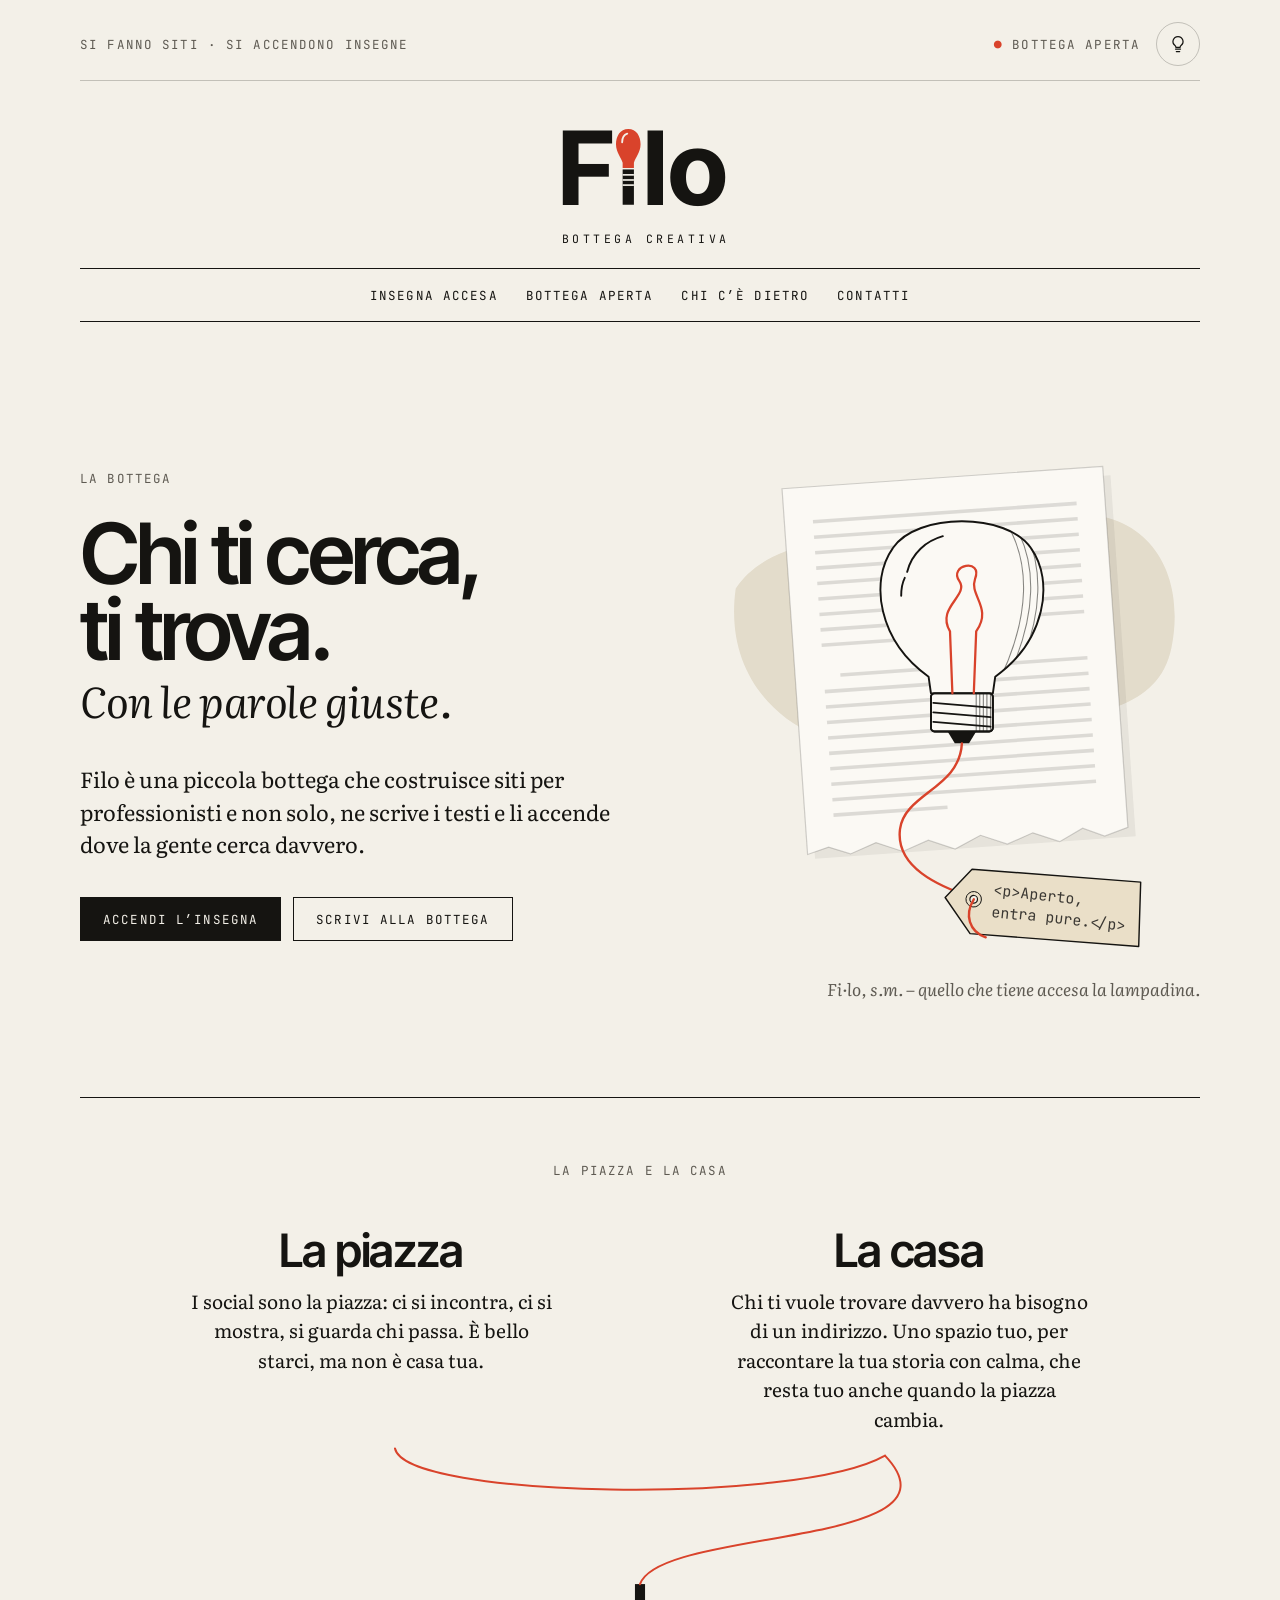
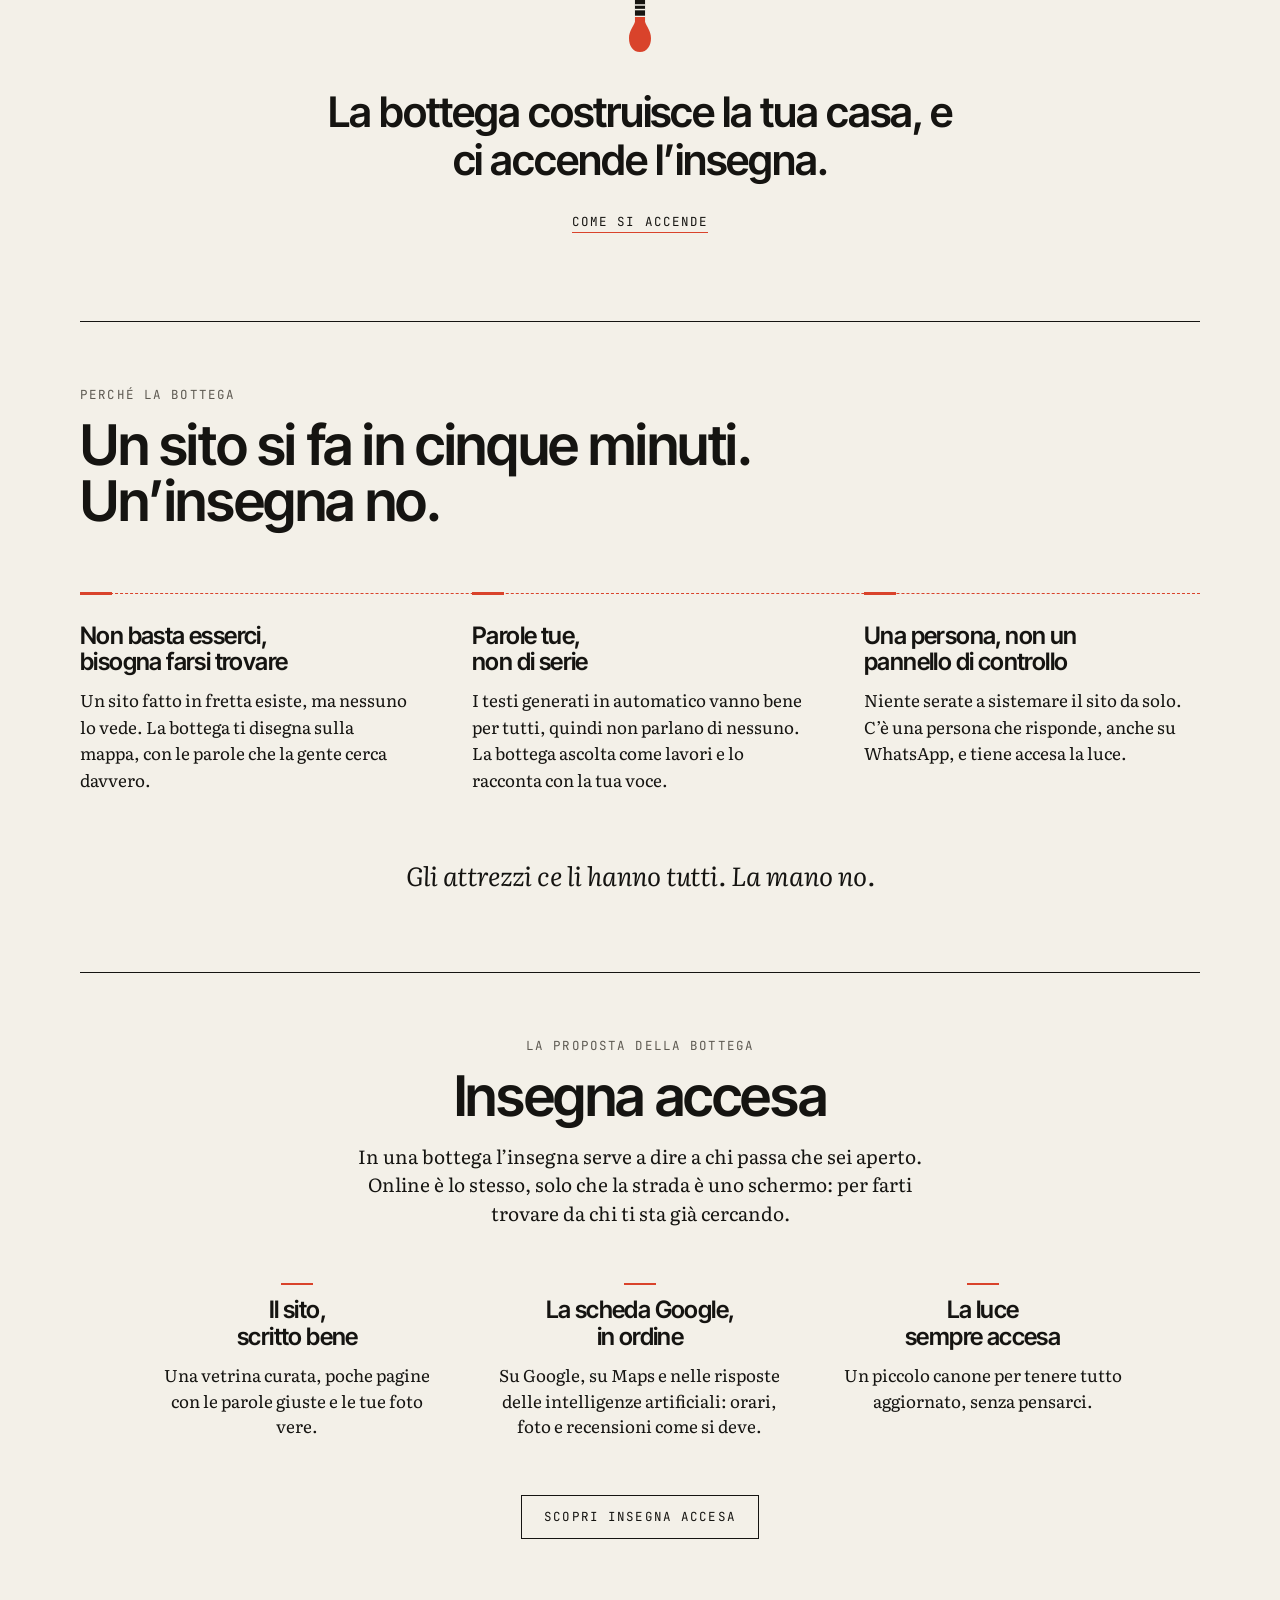
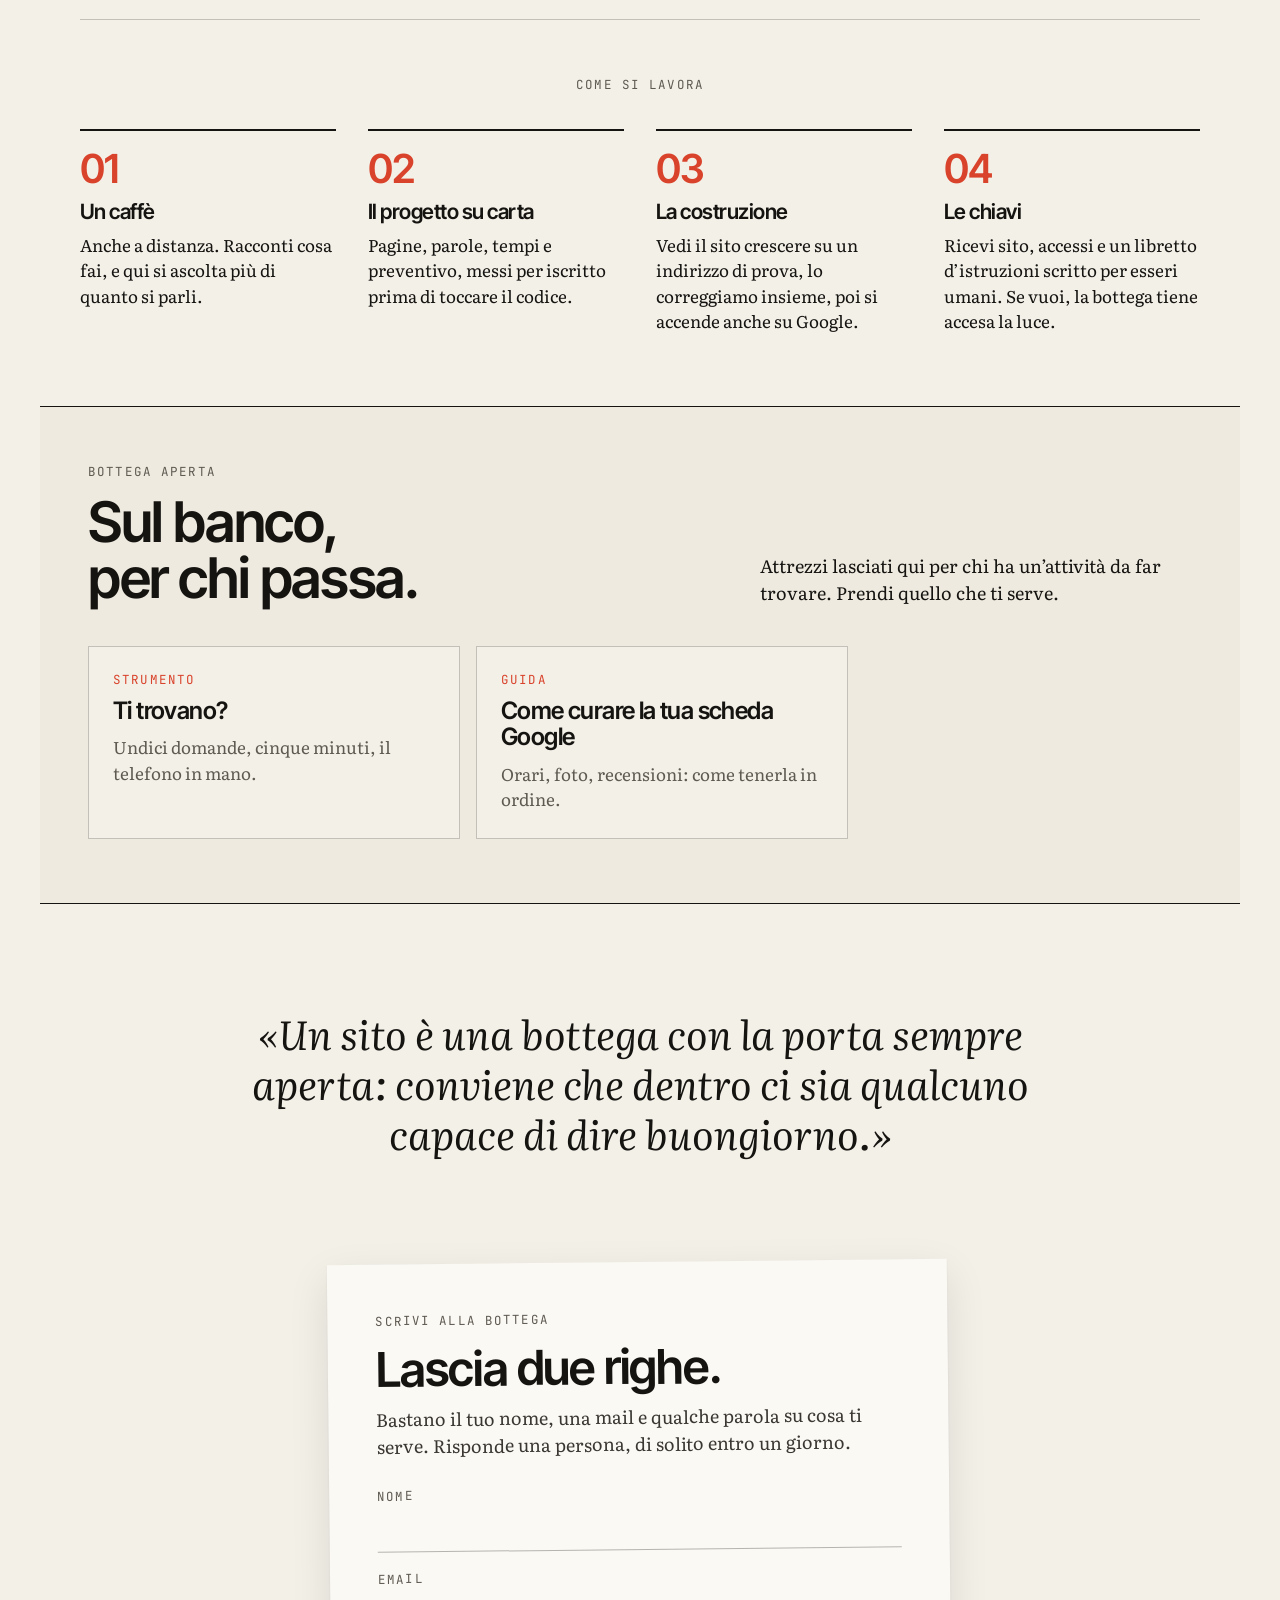
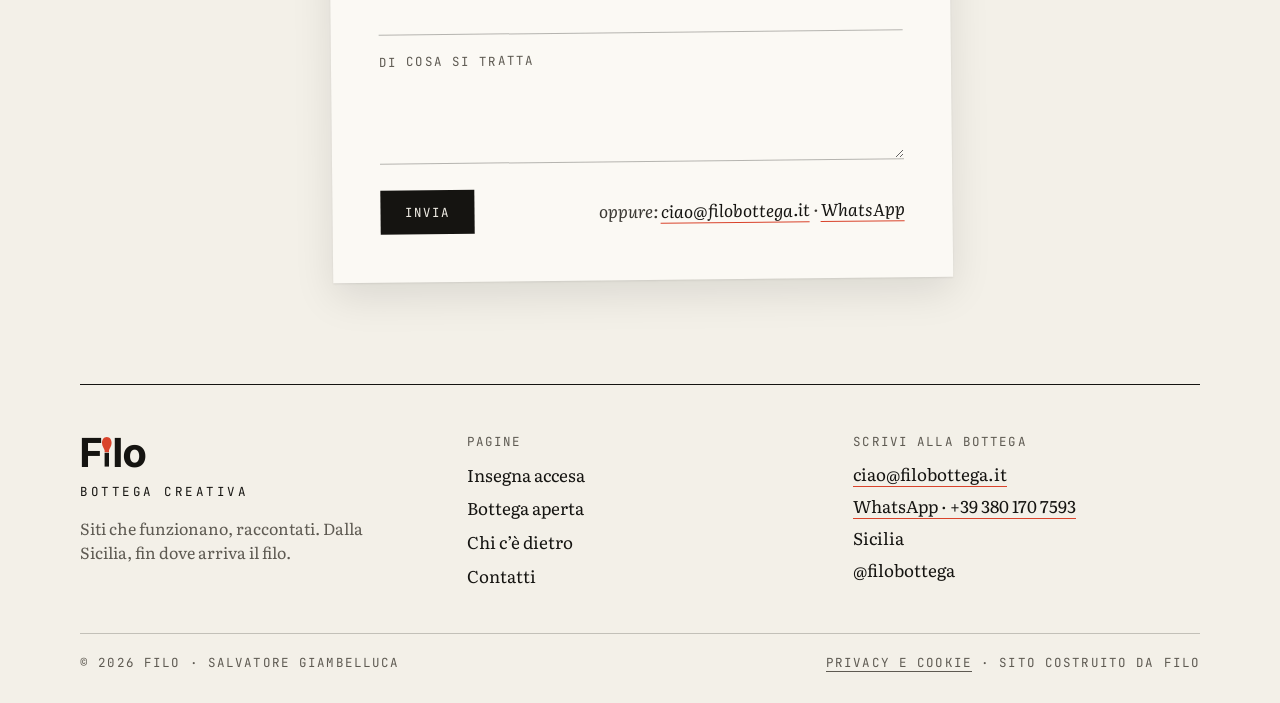
<file: index.html>
<!doctype html>
<html lang="it">
<head>
<meta charset="utf-8">
<meta name="viewport" content="width=device-width, initial-scale=1">
<title>Filo – Bottega creativa</title>
<meta name="robots" content="noindex">
<link rel="icon" href="assets/favicon.svg" type="image/svg+xml">
<link rel="preconnect" href="https://fonts.googleapis.com">
<link rel="preconnect" href="https://fonts.gstatic.com" crossorigin>
<link rel="stylesheet" href="https://fonts.googleapis.com/css2?family=Inter+Tight:wght@400;500;600;700&amp;family=JetBrains+Mono:wght@400;500&amp;family=Literata:ital,opsz,wght@0,7..72,400;0,7..72,500;1,7..72,400&amp;display=swap">
<link rel="stylesheet" href="assets/style.css">
<script>try{var t=localStorage.getItem('filo-theme');if(t==='dark'||(!t&&matchMedia('(prefers-color-scheme: dark)').matches))document.documentElement.classList.add('is-dark')}catch(e){}</script>
</head>
<body>
<div class="pg" data-root style="min-height: 100vh">
<div style="max-width: 1200px; margin: 0 auto; padding: 0 clamp(16px, 4vw, 40px)">

<header style="padding: 22px 0 0">
<div class="topbar" style="display: flex; flex-wrap: wrap; justify-content: space-between; align-items: center; gap: 12px; padding-bottom: 14px; border-bottom: 1px solid var(--line)">
<span class="m sign" style="color: var(--mute)">Si fanno siti<span class="sep"> · </span><br class="mbr">si accendono insegne</span>
<div style="display: flex; align-items: center; gap: 16px">
<span class="m open-status" style="color: var(--mute)"><span style="color: var(--accent)">●</span> Bottega aperta</span>
<button class="lamp" type="button" aria-label="Spegni la luce" data-lamp>
<svg width="20" height="20" viewBox="0 0 24 24" fill="none" stroke="currentColor" stroke-width="1.5" stroke-linecap="round" stroke-linejoin="round" aria-hidden="true"><path class="bulb" d="M9 18h6M10 21h4M12 3a6 6 0 0 0-3.6 10.8c.6.5 1 1.2 1 2V16h5.2v-.2c0-.8.4-1.5 1-2A6 6 0 0 0 12 3z"></path></svg>
</button>
</div>
</div>
<div style="text-align: center; padding: 36px 0 22px; --L: clamp(72px, 8vw, 104px)">
<a href="#top" class="h" aria-label="Filo" style="font-size: var(--L); font-weight: 700; letter-spacing: -.055em; line-height: 1">F<svg class="logo-bulb" viewBox="0 0 24 74" aria-hidden="true"><path class="glass" d="M12 0 C 20 0 24 7 24 15 C 24 23 19 28 17.5 33 L 17.5 38 L 6.5 38 L 6.5 33 C 5 28 0 23 0 15 C 0 7 4 0 12 0 Z" fill="var(--accent)"></path><path d="M6 13 C 6 8.5 8 5.5 11 4.5" fill="none" stroke="var(--paper)" stroke-width="1.8" stroke-linecap="round"></path><rect x="6.5" y="39.5" width="11" height="34.5" fill="currentColor"></rect><rect x="6.5" y="44" width="11" height="1.6" fill="var(--paper)"></rect><rect x="6.5" y="49" width="11" height="1.6" fill="var(--paper)"></rect><rect x="6.5" y="54" width="11" height="1.6" fill="var(--paper)"></rect></svg><span style="letter-spacing: -.005em">l</span>o</a>
<p class="m" style="margin: 12px 0 0; color: var(--ink); font-size: 11.5px; letter-spacing: calc((var(--L) * 1.5736 - 108.76px) / 15); transform: translateX(calc(var(--L) * 0.0397 + ((var(--L) * 1.5736 - 108.76px) / 15 - 0.49px) / 2)); white-space: nowrap">Bottega creativa</p>
</div>
<div class="nav hnav" style="display: flex; flex-wrap: wrap; justify-content: center; padding: 4px 0; border-top: 1px solid var(--ink); border-bottom: 1px solid var(--ink)">
<button class="menubtn m" type="button" aria-expanded="false" aria-controls="menu" data-menu>Menu</button>
<nav id="menu" class="navlinks" aria-label="Menu">
<a href="insegna-accesa.html" class="m">Insegna accesa</a>
<a href="bottega-aperta.html" class="m">Bottega aperta</a>
<a href="chi-ce-dietro.html" class="m">Chi c’è dietro</a>
<a href="contatti.html" class="m">Contatti</a>
</nav>
</div>
</header>

<section id="top" style="display: flex; flex-wrap: wrap; gap: 40px; padding: clamp(40px, 7vw, 88px) 0 clamp(48px, 8vw, 96px); align-items: center">
<div style="flex: 1 1 380px; min-width: 0">
<p class="m" style="margin: 0 0 28px; color: var(--mute)">La bottega</p>
<h1 class="h" style="margin: 0; font-size: clamp(46px, 6.6vw, 100px); line-height: .9; font-weight: 600; letter-spacing: -.045em">Chi ti cerca,<br>ti trova.<br><span style="display: block; margin-top: .22em; font-family: 'Literata', Georgia, serif; font-style: italic; font-weight: 400; font-size: .5em; line-height: 1.1; letter-spacing: -.01em">Con le parole giuste.</span></h1>
<p style="margin: 40px 0 0; max-width: 34em; font-size: clamp(19px, 1.7vw, 22px); line-height: 1.5">Filo è una piccola bottega che costruisce siti per professionisti e non solo, ne scrive i testi e li accende dove la gente cerca davvero.</p>
<div style="display: flex; flex-wrap: wrap; gap: 12px; margin-top: 36px">
<a href="insegna-accesa.html" class="btn fill m">Accendi l’insegna</a>
<a href="#scrivimi" class="btn m">Scrivi alla bottega</a>
</div>
</div>
<figure style="flex: 1 1 300px; min-width: 0; max-width: clamp(280px, 42vw, 560px); margin: 0 auto; position: relative">
<svg viewBox="0 0 420 470" width="100%" role="img" aria-label="Collage: una lampadina incisa davanti a una pagina di libro; il filamento è un filo vermiglio che esce dalla lampadina, scende con un’ansa e regge un cartellino con scritto, in codice, Aperto, entra pure" style="display: block">
<defs>
<clipPath id="fGlass"><path d="M142 200 C 100 170 92 120 112 92 C 132 62 208 62 228 92 C 248 120 240 170 198 200 L 196 214 L 144 214 Z"></path></clipPath>
<clipPath id="fSock"><rect x="144" y="214" width="52" height="32" rx="3"></rect></clipPath>
</defs>
<path d="M30 150 C 70 90 190 110 290 90 C 370 74 410 130 396 200 C 382 268 290 256 200 280 C 110 304 16 250 30 150 Z" fill="var(--swash)"></path>
<g transform="rotate(-4 220 220)">
<rect x="86" y="64" width="270" height="304" fill="#151411" opacity=".06"></rect>
<path d="M80 56 L 350 56 L 350 360 L 330 366 L 312 358 L 292 368 L 270 359 L 248 367 L 226 358 L 204 368 L 182 359 L 160 367 L 138 358 L 116 366 L 98 359 L 80 364 Z" fill="#FBF9F4" stroke="#151411" stroke-opacity=".18"></path>
<g fill="#151411" opacity=".13">
<rect x="104" y="84" width="222" height="3"></rect>
<rect x="104" y="97" width="222" height="3"></rect>
<rect x="104" y="110" width="222" height="3"></rect>
<rect x="104" y="123" width="222" height="3"></rect>
<rect x="104" y="136" width="222" height="3"></rect>
<rect x="104" y="149" width="222" height="3"></rect>
<rect x="104" y="162" width="222" height="3"></rect>
<rect x="104" y="175" width="222" height="3"></rect>
<rect x="104" y="188" width="140" height="3"></rect>
<rect x="118" y="214" width="208" height="3"></rect>
<rect x="104" y="227" width="222" height="3"></rect>
<rect x="104" y="240" width="222" height="3"></rect>
<rect x="104" y="253" width="222" height="3"></rect>
<rect x="104" y="266" width="222" height="3"></rect>
<rect x="104" y="279" width="222" height="3"></rect>
<rect x="104" y="292" width="222" height="3"></rect>
<rect x="104" y="305" width="222" height="3"></rect>
<rect x="104" y="318" width="222" height="3"></rect>
<rect x="104" y="331" width="96" height="3"></rect>
</g>
</g>
<g transform="translate(50 24)">
<path d="M142 200 C 100 170 92 120 112 92 C 132 62 208 62 228 92 C 248 120 240 170 198 200 L 196 214 L 144 214 Z" fill="#FBF9F4"></path>
<g clip-path="url(#fGlass)" fill="none" stroke="#151411" stroke-width=".9" stroke-opacity=".5">
<path d="M204 66 C 228 100 230 150 196 214"></path>
<path d="M210 66 C 234 100 236 150 202 214"></path>
<path d="M216 66 C 240 100 242 150 208 214"></path>
<path d="M222 66 C 246 100 248 150 214 214"></path>
<path d="M228 66 C 252 100 254 150 220 214"></path>
<path d="M234 66 C 258 100 260 150 226 214"></path>
</g>
<g fill="none" stroke="#151411" stroke-width="1.6" stroke-linecap="round" stroke-linejoin="round">
<path d="M142 200 C 100 170 92 120 112 92 C 132 62 208 62 228 92 C 248 120 240 170 198 200 L 196 214 L 144 214 Z"></path>
<path d="M124 112 C 128 96 140 86 154 82"></path>
<path d="M119 132 C 119 126 120 121 122 117"></path>
<rect x="144" y="214" width="52" height="32" rx="3" fill="#FBF9F4"></rect>
</g>
<g clip-path="url(#fSock)" stroke="#151411" stroke-width=".9" stroke-opacity=".55">
<path d="M182 214 L 182 246 M185 214 L 185 246 M188 214 L 188 246 M191 214 L 191 246 M194 214 L 194 246"></path>
</g>
<g fill="none" stroke="#151411" stroke-width="1.6" stroke-linecap="round">
<rect x="144" y="214" width="52" height="32" rx="3"></rect>
<path d="M146 222 L 194 226 M146 230 L 194 234 M146 238 L 194 242"></path>
</g>
<path d="M158 246 L 182 246 L 176 256 L 164 256 Z" fill="#151411"></path>
<path d="M162 214 L 160 162 C 148 142 176 132 168 120 C 158 106 188 100 181 118 C 176 132 196 142 182 162 L 180 214" fill="none" stroke="#D9432B" stroke-width="1.9" stroke-linecap="round"></path>
</g>
<path d="M220 280 C 218 318 172 322 168 352 C 164 384 200 400 230 410" fill="none" stroke="#D9432B" stroke-width="2" stroke-linecap="round"></path>
<g transform="translate(230 410) rotate(6)">
<path d="M-4 -24 L 138 -28 L 142 26 L 0 30 L -24 2 Z" fill="#EADFC8" stroke="#151411" stroke-width="1.2" stroke-linejoin="round"></path>
<circle cx="0" cy="1" r="6.5" fill="none" stroke="#151411" stroke-width=".8"></circle>
<circle cx="0" cy="1" r="3.2" fill="#F3F0E8" stroke="#151411" stroke-width="1"></circle>
<text x="16" y="-4" font-family="JetBrains Mono, monospace" font-size="12.5" fill="#3A3732">&lt;p&gt;Aperto,</text>
<text x="16" y="14" font-family="JetBrains Mono, monospace" font-size="12.5" fill="#3A3732">entra pure.&lt;/p&gt;</text>
</g>
<path d="M230 411 C 222 424 226 438 240 443" fill="none" stroke="#D9432B" stroke-width="2" stroke-linecap="round"></path>
</svg>
<figcaption style="font-style: italic; font-size: 17px; color: var(--mute); padding: 6px 0 0; text-align: right">Fi·lo, s.m. – quello che tiene accesa la lampadina.</figcaption>
</figure>
</section>

<section id="piazza" style="border-top: 1px solid var(--ink); padding: 64px 0 88px">
<p class="m" style="margin: 0 0 48px; color: var(--mute); text-align: center">La piazza e la casa</p>
<div class="pc-top" style="position: relative; max-width: 980px; margin: 0 auto">
<svg class="thread-h" viewBox="0 0 100 100" preserveAspectRatio="none" aria-hidden="true" style="position: absolute; inset: 0; width: 100%; height: 100%; overflow: visible; pointer-events: none">
<path d="M25 62 C 26 76, 66 78, 75 64 C 84 90, 52 84, 50 100" fill="none" stroke="var(--accent)" stroke-width="2" stroke-linecap="round" vector-effect="non-scaling-stroke"></path>
</svg>
<svg class="thread-v" viewBox="0 0 100 100" preserveAspectRatio="none" aria-hidden="true" style="position: absolute; inset: 0; width: 100%; height: 100%; overflow: visible; pointer-events: none">
<path d="M50 29 C 26 33, 74 41, 50 46 M50 87 C 40 92, 60 96, 50 100" fill="none" stroke="var(--accent)" stroke-width="2" stroke-linecap="round" vector-effect="non-scaling-stroke"></path>
</svg>
<div class="pc-cols" style="position: relative; display: grid; grid-template-columns: repeat(2, minmax(0, 1fr)); gap: 40px 96px; padding-bottom: 150px; text-align: center">
<div>
<h2 class="h" style="margin: 0 0 14px; font-size: clamp(30px, 3.6vw, 46px); line-height: 1; font-weight: 600">La piazza</h2>
<p style="margin: 0 auto; max-width: 19em; font-size: 19px; line-height: 1.55">I social sono la piazza: ci si incontra, ci si mostra, si guarda chi passa. È bello starci, ma non è casa tua.</p>
</div>
<div>
<h2 class="h" style="margin: 0 0 14px; font-size: clamp(30px, 3.6vw, 46px); line-height: 1; font-weight: 600">La casa</h2>
<p style="margin: 0 auto; max-width: 19em; font-size: 19px; line-height: 1.55">Chi ti vuole trovare davvero ha bisogno di un indirizzo. Uno spazio tuo, per raccontare la tua storia con calma, che resta tuo anche quando la piazza cambia.</p>
</div>
</div>
</div>
<div style="display: flex; flex-direction: column; align-items: center; text-align: center">
<svg viewBox="0 0 24 74" width="22" height="68" aria-hidden="true" style="display: block; overflow: visible"><path class="glass" d="M12 0 C 20 0 24 7 24 15 C 24 23 19 28 17.5 33 L 17.5 38 L 6.5 38 L 6.5 33 C 5 28 0 23 0 15 C 0 7 4 0 12 0 Z" fill="var(--accent)" transform="translate(0 74) scale(1 -1)"></path><rect x="6.5" y="0" width="11" height="34.5" fill="currentColor"></rect><rect x="6.5" y="22" width="11" height="1.6" fill="var(--paper)"></rect><rect x="6.5" y="27" width="11" height="1.6" fill="var(--paper)"></rect></svg>
<p class="h" style="margin: 36px auto 0; max-width: 16em; padding: 0 12px; box-sizing: border-box; overflow-wrap: break-word; font-size: clamp(22px, 5.4vw, 42px); line-height: 1.15; font-weight: 600; letter-spacing: -.025em">La bottega costruisce la tua casa, e ci accende l’insegna.</p>
<a href="#insegna" class="m" style="margin-top: 28px; border-bottom: 1px solid var(--accent); padding-bottom: 2px">Come si accende</a>
</div>
</section>

<section id="perche" style="border-top: 1px solid var(--ink); padding: 64px 0 80px">
<p class="m" style="margin: 0 0 14px; color: var(--mute)">Perché la bottega</p>
<h2 class="h" style="margin: 0 0 64px; max-width: 13em; font-size: clamp(34px, 4.4vw, 56px); line-height: 1; font-weight: 600">Un sito si fa in cinque minuti.<br>Un’insegna no.</h2>
<div class="pb-grid">
<div class="pb-item">
<h3 class="h" style="margin: 0 0 12px; font-size: 24px; font-weight: 600; line-height: 1.1">Non basta esserci,<br>bisogna farsi trovare</h3>
<p style="margin: 0; font-size: 17px; line-height: 1.55">Un sito fatto in fretta esiste, ma nessuno lo vede. La bottega ti disegna sulla mappa, con le parole che la gente cerca davvero.</p>
</div>
<div class="pb-item">
<h3 class="h" style="margin: 0 0 12px; font-size: 24px; font-weight: 600; line-height: 1.1">Parole tue,<br>non di serie</h3>
<p style="margin: 0; font-size: 17px; line-height: 1.55">I testi generati in automatico vanno bene per tutti, quindi non parlano di nessuno. La bottega ascolta come lavori e lo racconta con la tua voce.</p>
</div>
<div class="pb-item">
<h3 class="h" style="margin: 0 0 12px; font-size: 24px; font-weight: 600; line-height: 1.1">Una persona, non un<br>pannello di controllo</h3>
<p style="margin: 0; font-size: 17px; line-height: 1.55">Niente serate a sistemare il sito da solo. C’è una persona che risponde, anche su WhatsApp, e tiene accesa la luce.</p>
</div>
</div>
<p style="margin: 64px auto 0; max-width: 22em; padding: 0 12px; text-align: center; font-style: italic; font-size: clamp(21px, 2.2vw, 26px); line-height: 1.35">Gli attrezzi ce li hanno tutti. La mano no.</p>
</section>

<section id="insegna" style="border-top: 1px solid var(--ink); padding: 64px 0 80px; text-align: center">
<p class="m" style="margin: 0 0 14px; color: var(--mute)">La proposta della bottega</p>
<h2 class="h" style="margin: 0 0 18px; font-size: clamp(34px, 4.4vw, 56px); line-height: 1; font-weight: 600">Insegna accesa</h2>
<p style="margin: 0 auto 56px; max-width: 30em; font-size: 19px; line-height: 1.5">In una bottega l’insegna serve a dire a chi passa che sei aperto. Online è lo stesso, solo che la strada è uno schermo: per farti trovare da chi ti sta già cercando.</p>
<div style="display: grid; grid-template-columns: repeat(auto-fit, minmax(220px, 1fr)); gap: 40px 48px; max-width: 980px; margin: 0 auto">
<div style="display: flex; flex-direction: column; align-items: center; gap: 12px">
<span aria-hidden="true" style="width: 32px; height: 2px; background: var(--accent)"></span>
<h3 class="h" style="margin: 0; font-size: 24px; font-weight: 600; line-height: 1.1">Il sito,<br>scritto bene</h3>
<p style="margin: 0; max-width: 17em; font-size: 17px; line-height: 1.5">Una vetrina curata, poche pagine con le parole giuste e le tue foto vere.</p>
</div>
<div style="display: flex; flex-direction: column; align-items: center; gap: 12px">
<span aria-hidden="true" style="width: 32px; height: 2px; background: var(--accent)"></span>
<h3 class="h" style="margin: 0; font-size: 24px; font-weight: 600; line-height: 1.1">La scheda Google,<br>in ordine</h3>
<p style="margin: 0; max-width: 17em; font-size: 17px; line-height: 1.5">Su Google, su Maps e nelle risposte delle intelligenze artificiali: orari, foto e recensioni come si deve.</p>
</div>
<div style="display: flex; flex-direction: column; align-items: center; gap: 12px">
<span aria-hidden="true" style="width: 32px; height: 2px; background: var(--accent)"></span>
<h3 class="h" style="margin: 0; font-size: 24px; font-weight: 600; line-height: 1.1">La luce<br>sempre accesa</h3>
<p style="margin: 0; max-width: 17em; font-size: 17px; line-height: 1.5">Un piccolo canone per tenere tutto aggiornato, senza pensarci.</p>
</div>
</div>
<a href="insegna-accesa.html" class="btn m" style="margin-top: 56px">Scopri Insegna accesa</a>
</section>


<section style="border-top: 1px solid var(--line); padding: 56px 0 72px">
<p class="m" style="margin: 0 0 36px; color: var(--mute); text-align: center">Come si lavora</p>
<ol style="list-style: none; margin: 0; padding: 0; display: grid; grid-template-columns: repeat(auto-fit, minmax(220px, 1fr)); gap: 32px">
<li style="border-top: 2px solid var(--ink); padding-top: 18px">
<p class="h" style="margin: 0 0 10px; font-size: 40px; font-weight: 600; color: var(--accent); line-height: 1">01</p>
<h3 class="h" style="margin: 0 0 8px; font-size: 21px; font-weight: 600">Un caffè</h3>
<p style="margin: 0; font-size: 17px; line-height: 1.5">Anche a distanza. Racconti cosa fai, e qui si ascolta più di quanto si parli.</p>
</li>
<li style="border-top: 2px solid var(--ink); padding-top: 18px">
<p class="h" style="margin: 0 0 10px; font-size: 40px; font-weight: 600; color: var(--accent); line-height: 1">02</p>
<h3 class="h" style="margin: 0 0 8px; font-size: 21px; font-weight: 600">Il progetto su carta</h3>
<p style="margin: 0; font-size: 17px; line-height: 1.5">Pagine, parole, tempi e preventivo, messi per iscritto prima di toccare il codice.</p>
</li>
<li style="border-top: 2px solid var(--ink); padding-top: 18px">
<p class="h" style="margin: 0 0 10px; font-size: 40px; font-weight: 600; color: var(--accent); line-height: 1">03</p>
<h3 class="h" style="margin: 0 0 8px; font-size: 21px; font-weight: 600">La costruzione</h3>
<p style="margin: 0; font-size: 17px; line-height: 1.5">Vedi il sito crescere su un indirizzo di prova, lo correggiamo insieme, poi si accende anche su Google.</p>
</li>
<li style="border-top: 2px solid var(--ink); padding-top: 18px">
<p class="h" style="margin: 0 0 10px; font-size: 40px; font-weight: 600; color: var(--accent); line-height: 1">04</p>
<h3 class="h" style="margin: 0 0 8px; font-size: 21px; font-weight: 600">Le chiavi</h3>
<p style="margin: 0; font-size: 17px; line-height: 1.5">Ricevi sito, accessi e un libretto d’istruzioni scritto per esseri umani. Se vuoi, la bottega tiene accesa la luce.</p>
</li>
</ol>
</section>



<section id="aperta" style="background: var(--card); border-top: 1px solid var(--ink); border-bottom: 1px solid var(--ink); padding: 56px clamp(16px, 4vw, 48px) 64px; margin: 0 calc(-1 * clamp(16px, 4vw, 40px))">
<div style="max-width: 1120px; margin: 0 auto">
<div style="display: flex; flex-wrap: wrap; justify-content: space-between; align-items: flex-end; gap: 20px; margin-bottom: 40px">
<div>
<p class="m" style="margin: 0 0 14px; color: var(--mute)">Bottega aperta</p>
<h2 class="h" style="margin: 0; font-size: clamp(34px, 4.4vw, 56px); line-height: 1; font-weight: 600">Sul banco,<br>per chi passa.</h2>
</div>
<p style="margin: 0; max-width: 24em; font-size: 18px; line-height: 1.5">Attrezzi lasciati qui per chi ha un’attività da far trovare. Prendi quello che ti serve.</p>
</div>
<div style="display: grid; grid-template-columns: repeat(auto-fit, minmax(280px, 1fr)); gap: 16px; max-width: 760px">
<a href="bottega-aperta.html" style="display: flex; flex-direction: column; gap: 10px; background: var(--paper); border: 1px solid var(--line); padding: 24px 24px 26px">
<span class="m" style="color: var(--accent)">Strumento</span>
<span class="h" style="font-size: 24px; font-weight: 600; line-height: 1.1">Ti trovano?</span>
<span style="font-size: 17px; line-height: 1.5; color: var(--mute)">Undici domande, cinque minuti, il telefono in mano.</span>
</a>
<a href="bottega-aperta.html" style="display: flex; flex-direction: column; gap: 10px; background: var(--paper); border: 1px solid var(--line); padding: 24px 24px 26px">
<span class="m" style="color: var(--accent)">Guida</span>
<span class="h" style="font-size: 24px; font-weight: 600; line-height: 1.1">Come curare la tua scheda Google</span>
<span style="font-size: 17px; line-height: 1.5; color: var(--mute)">Orari, foto, recensioni: come tenerla in ordine.</span>
</a>
</div>
</div>
</section>

<section style="padding: clamp(56px, 9vw, 104px) 0 0; text-align: center">
<blockquote style="margin: 0 auto; max-width: 22em; font-style: italic; font-size: clamp(26px, 3.4vw, 40px); line-height: 1.25">«Un sito è una bottega con la porta sempre aperta: conviene che dentro ci sia qualcuno capace di dire buongiorno.»</blockquote>
</section>

<section id="scrivimi" style="padding: clamp(56px, 9vw, 104px) 0; display: flex; justify-content: center">
<div style="width: 100%; max-width: 620px; background: var(--frame); color: #151411; padding: clamp(28px, 5vw, 48px); box-shadow: 0 1px 2px rgba(0,0,0,.08), 0 14px 40px rgba(0,0,0,.1); transform: rotate(-.6deg)">
<p class="m" style="margin: 0 0 16px; color: #5E5A52">Scrivi alla bottega</p>
<h2 class="h" style="margin: 0 0 12px; font-size: clamp(32px, 4vw, 48px); line-height: 1; font-weight: 600">Lascia due righe.</h2>
<p style="margin: 0 0 28px; font-size: 18px; line-height: 1.5; color: #3A3732">Bastano il tuo nome, una mail e qualche parola su cosa ti serve. Risponde una persona, di solito entro un giorno.</p>
<form style="display: flex; flex-direction: column; gap: 18px">
<label class="m" style="color: #5E5A52; display: flex; flex-direction: column; gap: 4px">Nome<input class="field" type="text" name="nome"></label>
<label class="m" style="color: #5E5A52; display: flex; flex-direction: column; gap: 4px">Email<input class="field" type="email" name="email"></label>
<label class="m" style="color: #5E5A52; display: flex; flex-direction: column; gap: 4px">Di cosa si tratta<textarea class="field" name="messaggio" rows="3" style="resize: vertical"></textarea></label>
<div style="display: flex; flex-wrap: wrap; align-items: center; justify-content: space-between; gap: 16px; margin-top: 8px">
<button type="button" class="m" style="min-height: 44px; padding: 0 24px; background: #151411; color: #F3F0E8; border: 0; cursor: pointer">Invia</button>
<span style="font-style: italic; font-size: 17px; color: #3A3732">oppure: <a href="mailto:ciao@filobottega.it" style="color: #151411; border-bottom: 1px solid #D9432B">ciao@filobottega.it</a> · <a href="https://wa.me/393801707593?text=Ciao%20Filo%2C%20vorrei%20accendere%20la%20mia%20insegna" style="color: #151411; border-bottom: 1px solid #D9432B">WhatsApp</a></span>
</div>
</form>
</div>
</section>

<footer style="border-top: 1px solid var(--ink); padding: 48px 0 32px">
<div style="display: grid; grid-template-columns: repeat(auto-fit, minmax(200px, 1fr)); gap: 32px 40px; padding-bottom: 40px">
<div>
<a href="index.html" class="h" aria-label="Filo, torna alla home" style="font-size: 40px; font-weight: 700; letter-spacing: -.055em; line-height: 1">F<svg class="logo-bulb" viewBox="0 0 24 74" aria-hidden="true"><path class="glass" d="M12 0 C 20 0 24 7 24 15 C 24 23 19 28 17.5 33 L 17.5 38 L 6.5 38 L 6.5 33 C 5 28 0 23 0 15 C 0 7 4 0 12 0 Z" fill="var(--accent)"></path><rect x="6.5" y="39.5" width="11" height="34.5" fill="currentColor"></rect></svg><span style="letter-spacing: -.005em">l</span>o</a>
<p class="m" style="margin: 10px 0 0; letter-spacing: .2em">Bottega creativa</p>
<p style="margin: 16px 0 0; max-width: 18em; font-size: 16px; line-height: 1.5; color: var(--mute)">Siti che funzionano, raccontati. Dalla Sicilia, fin dove arriva il filo.</p>
</div>
<nav aria-label="Pagine del sito">
<p class="m" style="margin: 0 0 8px; color: var(--mute)">Pagine</p>
<ul style="list-style: none; margin: 0; padding: 0; font-size: 17px; line-height: 1.4">
<li><a href="insegna-accesa.html" style="display: inline-block; padding: 5px 0">Insegna accesa</a></li>
<li><a href="bottega-aperta.html" style="display: inline-block; padding: 5px 0">Bottega aperta</a></li>
<li><a href="chi-ce-dietro.html" style="display: inline-block; padding: 5px 0">Chi c’è dietro</a></li>
<li><a href="contatti.html" style="display: inline-block; padding: 5px 0">Contatti</a></li>
</ul>
</nav>
<div>
<p class="m" style="margin: 0 0 8px; color: var(--mute)">Scrivi alla bottega</p>
<p style="margin: 0; font-size: 17px; line-height: 1.9"><a href="mailto:ciao@filobottega.it" style="border-bottom: 1px solid var(--accent)">ciao@filobottega.it</a><br><a href="https://wa.me/393801707593?text=Ciao%20Filo%2C%20vorrei%20accendere%20la%20mia%20insegna" style="border-bottom: 1px solid var(--accent)">WhatsApp · +39 380 170 7593</a><br>Sicilia<br>@filobottega</p>
</div>
</div>
<div style="display: flex; flex-wrap: wrap; justify-content: space-between; gap: 12px 24px; padding-top: 20px; border-top: 1px solid var(--line)">
<span class="m" style="color: var(--mute)">© 2026 Filo · Salvatore Giambelluca</span>
<span class="m" style="color: var(--mute)"><a href="privacy.html" style="color: var(--mute); border-bottom: 1px solid currentColor">Privacy e cookie</a> · Sito costruito da Filo</span>
</div>
</footer>

</div>
</div>
<script src="assets/main.js"></script>
</body>
</html>
</file>
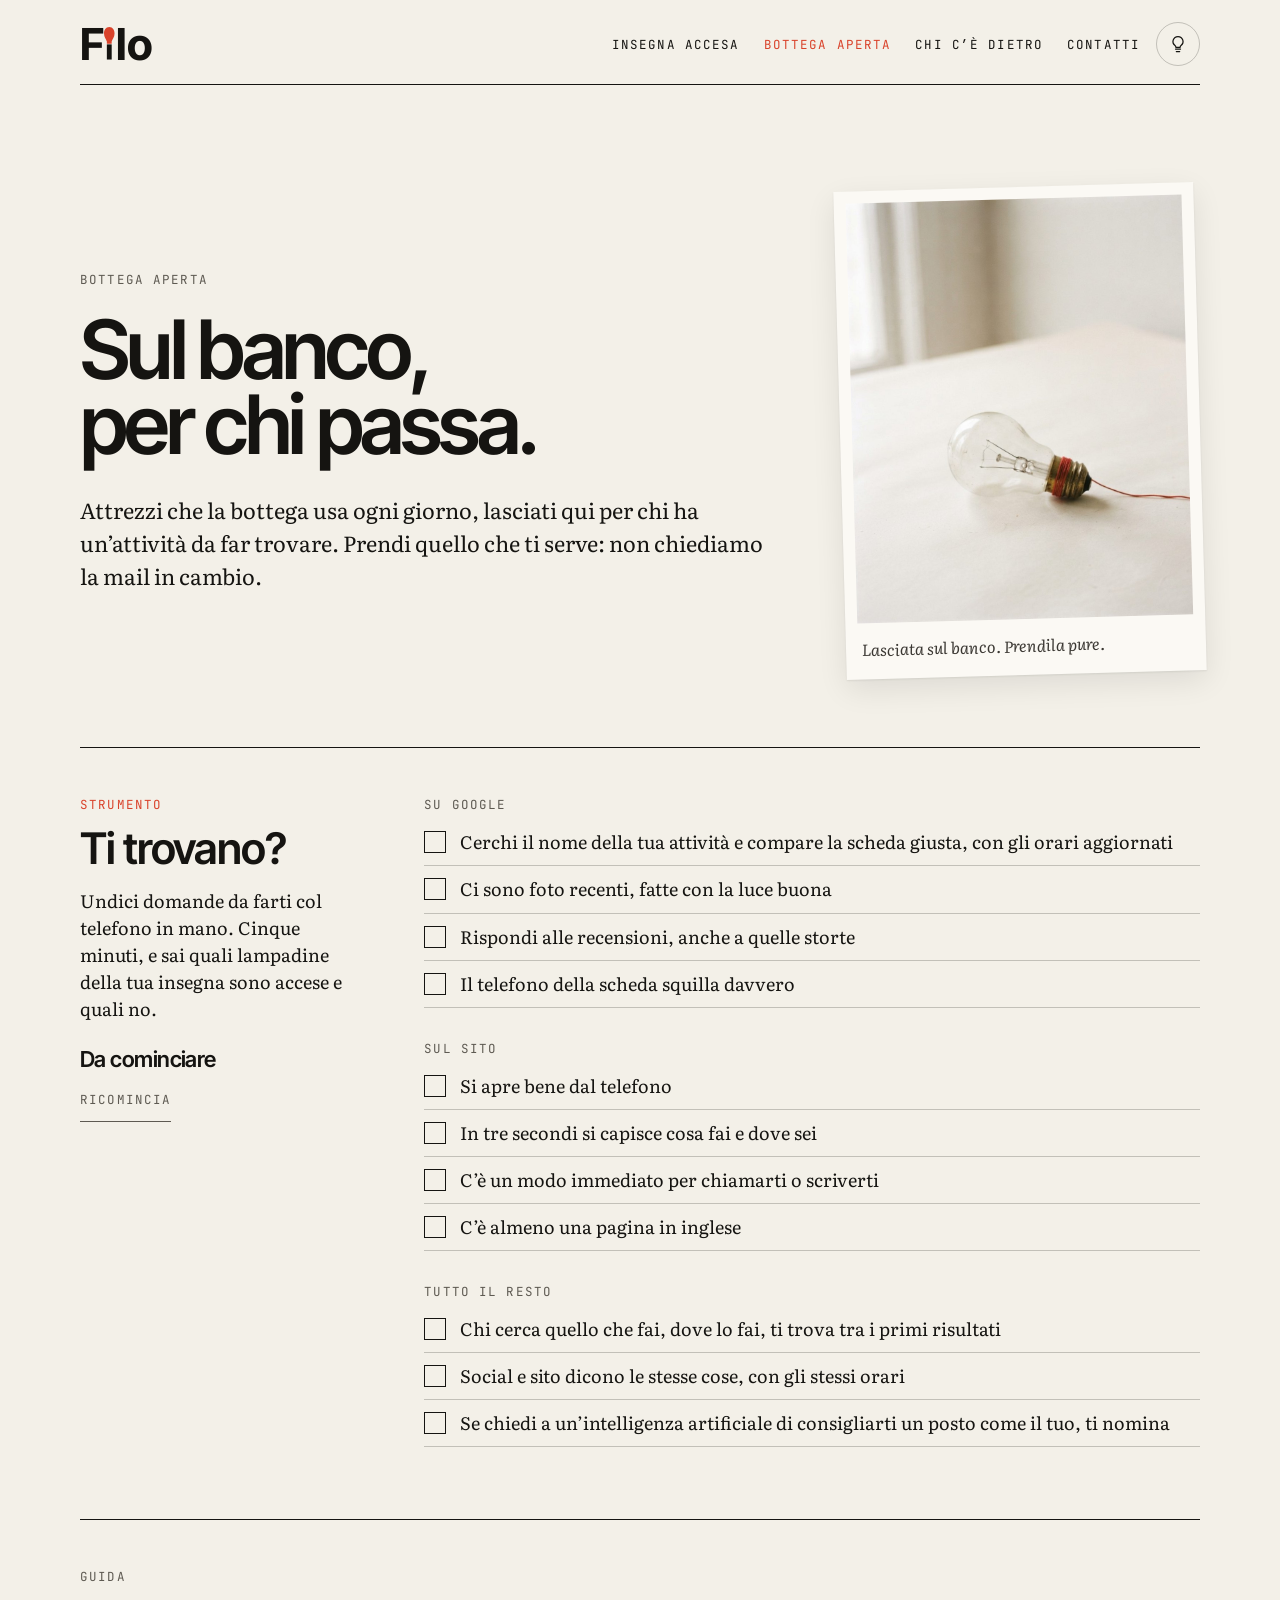
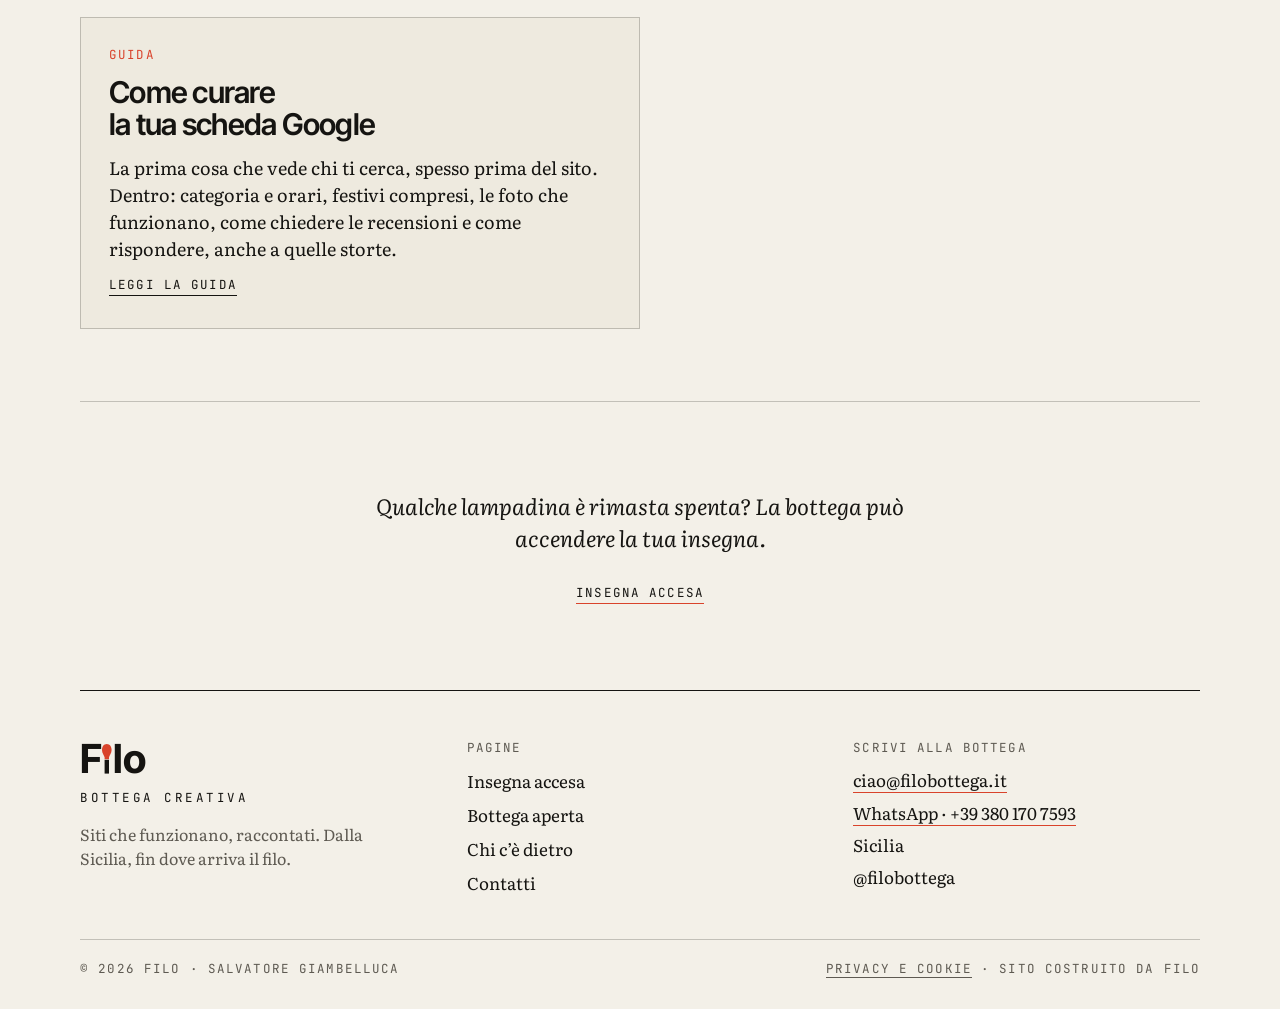
<file: bottega-aperta.html>
<!doctype html>
<html lang="it">
<head>
<meta charset="utf-8">
<meta name="viewport" content="width=device-width, initial-scale=1">
<title>Bottega aperta – Filo</title>
<meta name="robots" content="noindex">
<link rel="icon" href="assets/favicon.svg" type="image/svg+xml">
<link rel="preconnect" href="https://fonts.googleapis.com">
<link rel="preconnect" href="https://fonts.gstatic.com" crossorigin>
<link rel="stylesheet" href="https://fonts.googleapis.com/css2?family=Inter+Tight:wght@400;500;600;700&amp;family=JetBrains+Mono:wght@400;500&amp;family=Literata:ital,opsz,wght@0,7..72,400;0,7..72,500;1,7..72,400&amp;display=swap">
<link rel="stylesheet" href="assets/style.css">
<script>try{var t=localStorage.getItem('filo-theme');if(t==='dark'||(!t&&matchMedia('(prefers-color-scheme: dark)').matches))document.documentElement.classList.add('is-dark')}catch(e){}</script>
</head>
<body>
<div class="pg" data-root style="min-height: 100vh">
<div style="max-width: 1200px; margin: 0 auto; padding: 0 clamp(16px, 4vw, 40px)">

<header class="nav" style="display: flex; flex-wrap: wrap; align-items: center; justify-content: space-between; gap: 16px; padding: 22px 0 18px; border-bottom: 1px solid var(--ink)">
<a href="index.html" class="h" aria-label="Filo, torna alla home" style="font-size: 44px; font-weight: 700; letter-spacing: -.055em; line-height: 1">F<svg class="logo-bulb" viewBox="0 0 24 74" aria-hidden="true"><path class="glass" d="M12 0 C 20 0 24 7 24 15 C 24 23 19 28 17.5 33 L 17.5 38 L 6.5 38 L 6.5 33 C 5 28 0 23 0 15 C 0 7 4 0 12 0 Z" fill="var(--accent)"></path><rect x="6.5" y="39.5" width="11" height="34.5" fill="currentColor"></rect></svg><span style="letter-spacing: -.005em">l</span>o</a>
<div class="ctl">
<button class="menubtn m" type="button" aria-expanded="false" aria-controls="menu" data-menu>Menu</button>
<button class="lamp" type="button" aria-label="Spegni la luce" data-lamp>
<svg width="20" height="20" viewBox="0 0 24 24" fill="none" stroke="currentColor" stroke-width="1.5" stroke-linecap="round" stroke-linejoin="round" aria-hidden="true"><path class="bulb" d="M9 18h6M10 21h4M12 3a6 6 0 0 0-3.6 10.8c.6.5 1 1.2 1 2V16h5.2v-.2c0-.8.4-1.5 1-2A6 6 0 0 0 12 3z"></path></svg>
</button>
</div>
<nav id="menu" class="navlinks" aria-label="Menu">
<a href="insegna-accesa.html" class="m">Insegna accesa</a>
<a href="bottega-aperta.html" class="m here" aria-current="page">Bottega aperta</a>
<a href="chi-ce-dietro.html" class="m">Chi c’è dietro</a>
<a href="contatti.html" class="m">Contatti</a>
</nav>
</header>

<section style="padding: clamp(48px, 8vw, 104px) 0 clamp(40px, 6vw, 72px); display: flex; flex-wrap: wrap; align-items: center; gap: 40px 64px">
<div style="flex: 1 1 400px; min-width: 0">
<p class="m" style="margin: 0 0 24px; color: var(--mute)">Bottega aperta</p>
<h1 class="h" style="margin: 0; font-size: clamp(44px, 6.4vw, 92px); line-height: .92; font-weight: 600; letter-spacing: -.045em">Sul banco,<br>per chi passa.</h1>
<p style="margin: 32px 0 0; max-width: 34em; font-size: clamp(19px, 1.7vw, 22px); line-height: 1.5">Attrezzi che la bottega usa ogni giorno, lasciati qui per chi ha un’attività da far trovare. Prendi quello che ti serve: non chiediamo la mail in cambio.</p>
</div>
<figure class="hero-pol" style="background: var(--frame); padding: 12px 12px 0; box-shadow: 0 1px 2px rgba(0,0,0,.08), 0 10px 30px rgba(0,0,0,.09)">
<img src="img/lampadina.jpg" alt="Una lampadina posata su un tavolo chiaro, con un filo vermiglio avvolto attorno all’attacco" width="928" height="1152" style="display: block; width: 100%; height: auto; aspect-ratio: 4 / 5; object-fit: cover; background: var(--ph)">
<figcaption style="font-style: italic; font-size: 16px; color: #3A3732; padding: 14px 4px 18px">Lasciata sul banco. Prendila pure.</figcaption>
</figure>
</section>

<section id="lista" style="border-top: 1px solid var(--ink); padding: 48px 0 72px; display: flex; flex-wrap: wrap; gap: 32px 64px">
<div style="flex: 1 1 280px; min-width: 0">
<p class="m" style="margin: 0 0 14px; color: var(--accent)">Strumento</p>
<h2 class="h" style="margin: 0 0 16px; font-size: clamp(30px, 3.4vw, 44px); line-height: 1; font-weight: 600">Ti trovano?</h2>
<p style="margin: 0 0 24px; font-size: 18px; line-height: 1.5">Undici domande da farti col telefono in mano. Cinque minuti, e sai quali lampadine della tua insegna sono accese e quali no.</p>
<p class="h" style="margin: 0 0 6px; font-size: 22px; font-weight: 600" aria-live="polite" data-progress>Da cominciare</p>
<button type="button" class="reset m" data-reset>Ricomincia</button>
</div>
<div style="flex: 999 1 520px; min-width: 0; display: flex; flex-direction: column; gap: 32px">
<fieldset style="border: 0; margin: 0; padding: 0">
<legend class="m" style="padding: 0 0 6px; color: var(--mute)">Su Google</legend>
<label class="chk"><input type="checkbox" data-check="a0"><span>Cerchi il nome della tua attività e compare la scheda giusta, con gli orari aggiornati</span></label>
<label class="chk"><input type="checkbox" data-check="a1"><span>Ci sono foto recenti, fatte con la luce buona</span></label>
<label class="chk"><input type="checkbox" data-check="a2"><span>Rispondi alle recensioni, anche a quelle storte</span></label>
<label class="chk"><input type="checkbox" data-check="a3"><span>Il telefono della scheda squilla davvero</span></label>
</fieldset>
<fieldset style="border: 0; margin: 0; padding: 0">
<legend class="m" style="padding: 0 0 6px; color: var(--mute)">Sul sito</legend>
<label class="chk"><input type="checkbox" data-check="b0"><span>Si apre bene dal telefono</span></label>
<label class="chk"><input type="checkbox" data-check="b1"><span>In tre secondi si capisce cosa fai e dove sei</span></label>
<label class="chk"><input type="checkbox" data-check="b2"><span>C’è un modo immediato per chiamarti o scriverti</span></label>
<label class="chk"><input type="checkbox" data-check="b3"><span>C’è almeno una pagina in inglese</span></label>
</fieldset>
<fieldset style="border: 0; margin: 0; padding: 0">
<legend class="m" style="padding: 0 0 6px; color: var(--mute)">Tutto il resto</legend>
<label class="chk"><input type="checkbox" data-check="c0"><span>Chi cerca quello che fai, dove lo fai, ti trova tra i primi risultati</span></label>
<label class="chk"><input type="checkbox" data-check="c1"><span>Social e sito dicono le stesse cose, con gli stessi orari</span></label>
<label class="chk"><input type="checkbox" data-check="c2"><span>Se chiedi a un’intelligenza artificiale di consigliarti un posto come il tuo, ti nomina</span></label>
</fieldset>
</div>
</section>

<section style="border-top: 1px solid var(--ink); padding: 48px 0 72px">
<p class="m" style="margin: 0 0 32px; color: var(--mute)">Guida</p>
<div style="display: grid; grid-template-columns: repeat(auto-fit, minmax(260px, 1fr)); gap: 16px; max-width: 560px">
<a href="#" style="display: flex; flex-direction: column; gap: 14px; background: var(--card); border: 1px solid var(--line); padding: 28px 28px 32px">
<span class="m" style="color: var(--accent)">Guida</span>
<span class="h" style="font-size: 30px; font-weight: 600; line-height: 1.05">Come curare<br>la tua scheda Google</span>
<span style="font-size: 18px; line-height: 1.5">La prima cosa che vede chi ti cerca, spesso prima del sito. Dentro: categoria e orari, festivi compresi, le foto che funzionano, come chiedere le recensioni e come rispondere, anche a quelle storte.</span>
<span class="m" style="border-bottom: 1px solid currentColor; align-self: flex-start; padding-bottom: 2px">Leggi la guida</span>
</a>
</div>
</section>

<section style="border-top: 1px solid var(--line); padding: clamp(48px, 8vw, 88px) 0; text-align: center">
<p style="margin: 0 auto 24px; max-width: 26em; font-size: 22px; line-height: 1.45; font-style: italic">Qualche lampadina è rimasta spenta? La bottega può accendere la tua insegna.</p>
<a href="insegna-accesa.html" class="m" style="border-bottom: 1px solid var(--accent); padding-bottom: 2px">Insegna accesa</a>
</section>

<footer style="border-top: 1px solid var(--ink); padding: 48px 0 32px">
<div style="display: grid; grid-template-columns: repeat(auto-fit, minmax(200px, 1fr)); gap: 32px 40px; padding-bottom: 40px">
<div>
<a href="index.html" class="h" aria-label="Filo, torna alla home" style="font-size: 40px; font-weight: 700; letter-spacing: -.055em; line-height: 1">F<svg class="logo-bulb" viewBox="0 0 24 74" aria-hidden="true"><path class="glass" d="M12 0 C 20 0 24 7 24 15 C 24 23 19 28 17.5 33 L 17.5 38 L 6.5 38 L 6.5 33 C 5 28 0 23 0 15 C 0 7 4 0 12 0 Z" fill="var(--accent)"></path><rect x="6.5" y="39.5" width="11" height="34.5" fill="currentColor"></rect></svg><span style="letter-spacing: -.005em">l</span>o</a>
<p class="m" style="margin: 10px 0 0; letter-spacing: .2em">Bottega creativa</p>
<p style="margin: 16px 0 0; max-width: 18em; font-size: 16px; line-height: 1.5; color: var(--mute)">Siti che funzionano, raccontati. Dalla Sicilia, fin dove arriva il filo.</p>
</div>
<nav aria-label="Pagine del sito">
<p class="m" style="margin: 0 0 8px; color: var(--mute)">Pagine</p>
<ul style="list-style: none; margin: 0; padding: 0; font-size: 17px; line-height: 1.4">
<li><a href="insegna-accesa.html" style="display: inline-block; padding: 5px 0">Insegna accesa</a></li>
<li><a href="bottega-aperta.html" style="display: inline-block; padding: 5px 0">Bottega aperta</a></li>
<li><a href="chi-ce-dietro.html" style="display: inline-block; padding: 5px 0">Chi c’è dietro</a></li>
<li><a href="contatti.html" style="display: inline-block; padding: 5px 0">Contatti</a></li>
</ul>
</nav>
<div>
<p class="m" style="margin: 0 0 8px; color: var(--mute)">Scrivi alla bottega</p>
<p style="margin: 0; font-size: 17px; line-height: 1.9"><a href="mailto:ciao@filobottega.it" style="border-bottom: 1px solid var(--accent)">ciao@filobottega.it</a><br><a href="https://wa.me/393801707593?text=Ciao%20Filo%2C%20vorrei%20accendere%20la%20mia%20insegna" style="border-bottom: 1px solid var(--accent)">WhatsApp · +39 380 170 7593</a><br>Sicilia<br>@filobottega</p>
</div>
</div>
<div style="display: flex; flex-wrap: wrap; justify-content: space-between; gap: 12px 24px; padding-top: 20px; border-top: 1px solid var(--line)">
<span class="m" style="color: var(--mute)">© 2026 Filo · Salvatore Giambelluca</span>
<span class="m" style="color: var(--mute)"><a href="privacy.html" style="color: var(--mute); border-bottom: 1px solid currentColor">Privacy e cookie</a> · Sito costruito da Filo</span>
</div>
</footer>

</div>
</div>
<script src="assets/main.js"></script>
</body>
</html>
</file>
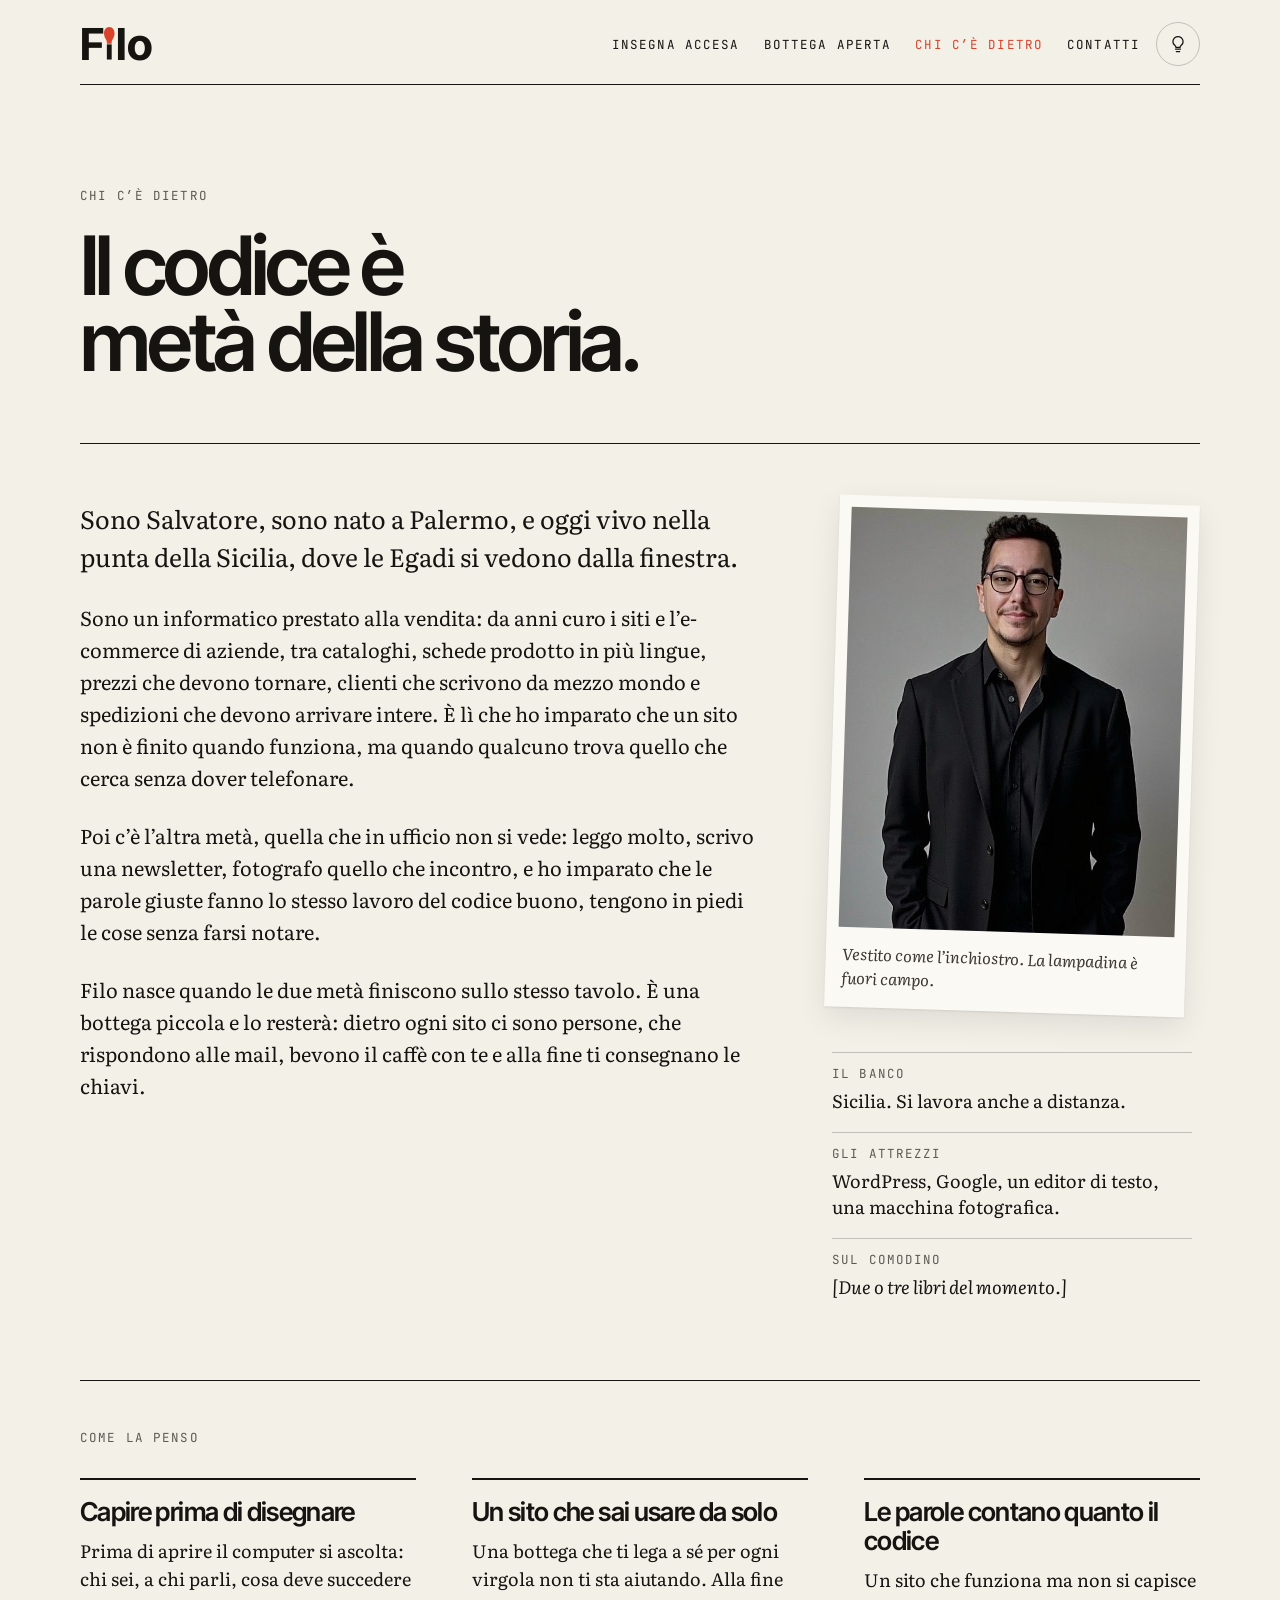
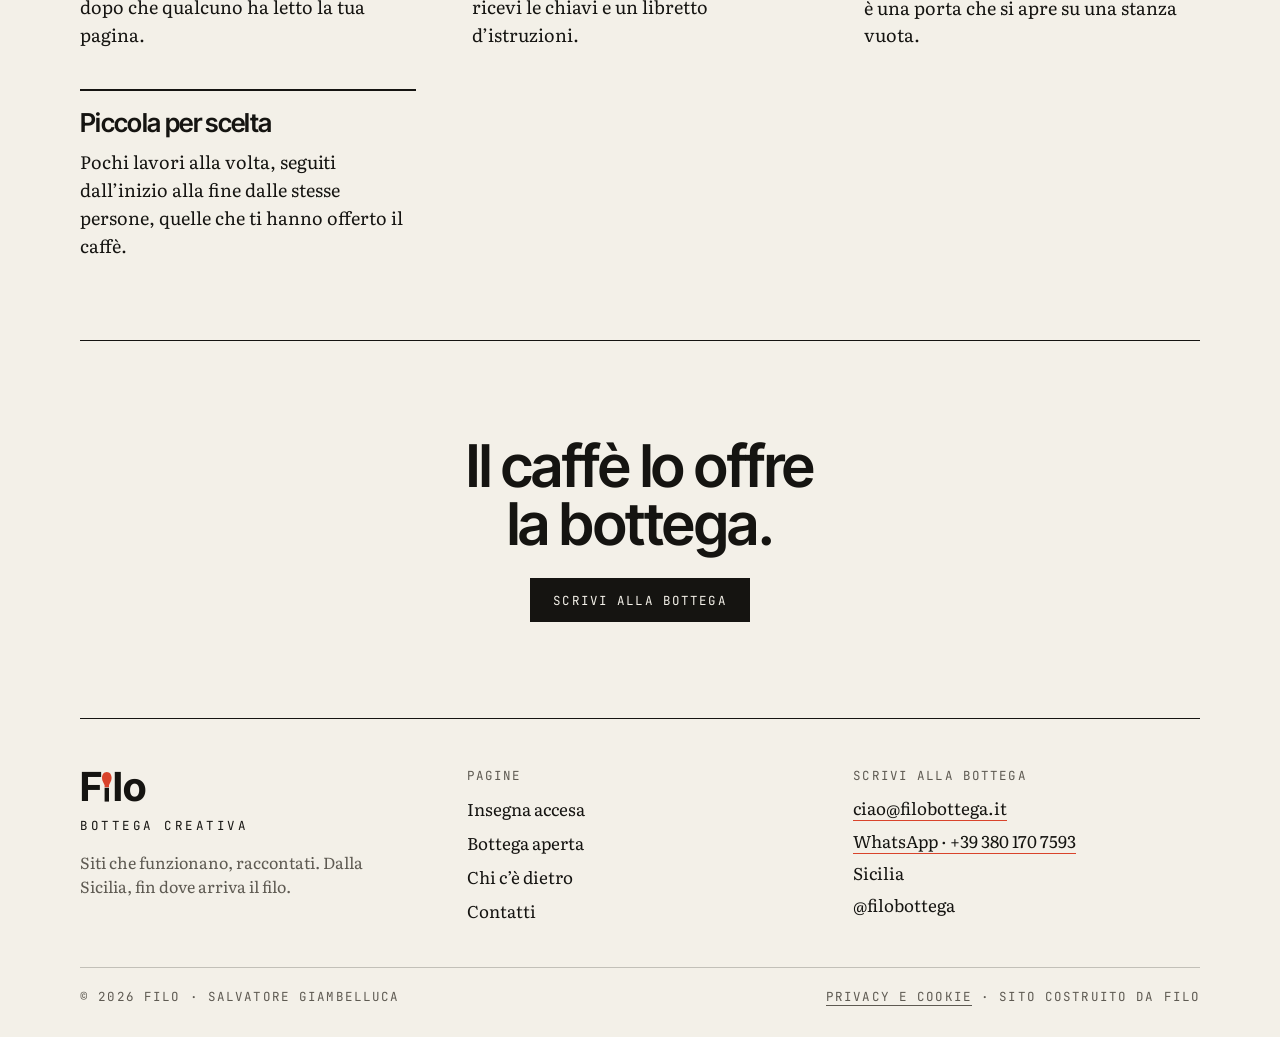
<file: chi-ce-dietro.html>
<!doctype html>
<html lang="it">
<head>
<meta charset="utf-8">
<meta name="viewport" content="width=device-width, initial-scale=1">
<title>Chi c’è dietro – Filo</title>
<meta name="robots" content="noindex">
<link rel="icon" href="assets/favicon.svg" type="image/svg+xml">
<link rel="preconnect" href="https://fonts.googleapis.com">
<link rel="preconnect" href="https://fonts.gstatic.com" crossorigin>
<link rel="stylesheet" href="https://fonts.googleapis.com/css2?family=Inter+Tight:wght@400;500;600;700&amp;family=JetBrains+Mono:wght@400;500&amp;family=Literata:ital,opsz,wght@0,7..72,400;0,7..72,500;1,7..72,400&amp;display=swap">
<link rel="stylesheet" href="assets/style.css">
<script>try{var t=localStorage.getItem('filo-theme');if(t==='dark'||(!t&&matchMedia('(prefers-color-scheme: dark)').matches))document.documentElement.classList.add('is-dark')}catch(e){}</script>
</head>
<body>
<div class="pg" data-root style="min-height: 100vh">
<div style="max-width: 1200px; margin: 0 auto; padding: 0 clamp(16px, 4vw, 40px)">

<header class="nav" style="display: flex; flex-wrap: wrap; align-items: center; justify-content: space-between; gap: 16px; padding: 22px 0 18px; border-bottom: 1px solid var(--ink)">
<a href="index.html" class="h" aria-label="Filo, torna alla home" style="font-size: 44px; font-weight: 700; letter-spacing: -.055em; line-height: 1">F<svg class="logo-bulb" viewBox="0 0 24 74" aria-hidden="true"><path class="glass" d="M12 0 C 20 0 24 7 24 15 C 24 23 19 28 17.5 33 L 17.5 38 L 6.5 38 L 6.5 33 C 5 28 0 23 0 15 C 0 7 4 0 12 0 Z" fill="var(--accent)"></path><rect x="6.5" y="39.5" width="11" height="34.5" fill="currentColor"></rect></svg><span style="letter-spacing: -.005em">l</span>o</a>
<div class="ctl">
<button class="menubtn m" type="button" aria-expanded="false" aria-controls="menu" data-menu>Menu</button>
<button class="lamp" type="button" aria-label="Spegni la luce" data-lamp>
<svg width="20" height="20" viewBox="0 0 24 24" fill="none" stroke="currentColor" stroke-width="1.5" stroke-linecap="round" stroke-linejoin="round" aria-hidden="true"><path class="bulb" d="M9 18h6M10 21h4M12 3a6 6 0 0 0-3.6 10.8c.6.5 1 1.2 1 2V16h5.2v-.2c0-.8.4-1.5 1-2A6 6 0 0 0 12 3z"></path></svg>
</button>
</div>
<nav id="menu" class="navlinks" aria-label="Menu">
<a href="insegna-accesa.html" class="m">Insegna accesa</a>
<a href="bottega-aperta.html" class="m">Bottega aperta</a>
<a href="chi-ce-dietro.html" class="m here" aria-current="page">Chi c’è dietro</a>
<a href="contatti.html" class="m">Contatti</a>
</nav>
</header>

<section style="padding: clamp(48px, 8vw, 104px) 0 clamp(40px, 6vw, 64px)">
<p class="m" style="margin: 0 0 24px; color: var(--mute)">Chi c’è dietro</p>
<h1 class="h" style="margin: 0; font-size: clamp(44px, 6.4vw, 92px); line-height: .92; font-weight: 600; letter-spacing: -.045em">Il codice è<br>metà della storia.</h1>
</section>

<section style="border-top: 1px solid var(--ink); padding: 56px 0 80px; display: flex; flex-wrap: wrap; gap: 48px 72px; align-items: flex-start">
<div style="flex: 999 1 520px; min-width: 0; max-width: 680px">
<p style="margin: 0 0 26px; font-size: clamp(21px, 2vw, 25px); line-height: 1.5">Sono Salvatore, sono nato a Palermo, e oggi vivo nella punta della Sicilia, dove le Egadi si vedono dalla finestra.</p>
<p style="margin: 0 0 26px; font-size: 20px; line-height: 1.6">Sono un informatico prestato alla vendita: da anni curo i siti e l’e-commerce di aziende, tra cataloghi, schede prodotto in più lingue, prezzi che devono tornare, clienti che scrivono da mezzo mondo e spedizioni che devono arrivare intere. È lì che ho imparato che un sito non è finito quando funziona, ma quando qualcuno trova quello che cerca senza dover telefonare.</p>
<p style="margin: 0 0 26px; font-size: 20px; line-height: 1.6">Poi c’è l’altra metà, quella che in ufficio non si vede: leggo molto, scrivo una newsletter, fotografo quello che incontro, e ho imparato che le parole giuste fanno lo stesso lavoro del codice buono, tengono in piedi le cose senza farsi notare.</p>
<p style="margin: 0; font-size: 20px; line-height: 1.6">Filo nasce quando le due metà finiscono sullo stesso tavolo. È una bottega piccola e lo resterà: dietro ogni sito ci sono persone, che rispondono alle mail, bevono il caffè con te e alla fine ti consegnano le chiavi.</p>
</div>
<div style="flex: 1 1 280px; max-width: 360px; display: flex; flex-direction: column; gap: 40px">
<figure style="margin: 0; background: var(--frame); padding: 12px 12px 0; box-shadow: 0 1px 2px rgba(0,0,0,.08), 0 10px 30px rgba(0,0,0,.09); transform: rotate(1.8deg)">
<img src="img/salvatore.jpg" alt="Salvatore Giambelluca, in giacca e camicia nere, davanti a un muro grigio" width="640" height="800" style="display: block; width: 100%; height: auto; aspect-ratio: 4 / 5; object-fit: cover; background: var(--ph)">
<figcaption style="font-style: italic; font-size: 16px; color: #3A3732; padding: 14px 4px 18px">Vestito come l’inchiostro. La lampadina è fuori campo.</figcaption>
</figure>
<dl style="margin: 0; display: flex; flex-direction: column; gap: 18px">
<div style="border-top: 1px solid var(--line); padding-top: 12px">
<dt class="m" style="color: var(--mute); margin-bottom: 6px">Il banco</dt>
<dd style="margin: 0; font-size: 18px; line-height: 1.45">Sicilia. Si lavora anche a distanza.</dd>
</div>
<div style="border-top: 1px solid var(--line); padding-top: 12px">
<dt class="m" style="color: var(--mute); margin-bottom: 6px">Gli attrezzi</dt>
<dd style="margin: 0; font-size: 18px; line-height: 1.45">WordPress, Google, un editor di testo, una macchina fotografica.</dd>
</div>
<div style="border-top: 1px solid var(--line); padding-top: 12px">
<dt class="m" style="color: var(--mute); margin-bottom: 6px">Sul comodino</dt>
<dd style="margin: 0; font-size: 18px; line-height: 1.45; font-style: italic">[Due o tre libri del momento.]</dd>
</div>
</dl>
</div>
</section>

<section aria-labelledby="penso" style="border-top: 1px solid var(--ink); padding: 48px 0 80px">
<h2 id="penso" class="m" style="margin: 0 0 32px; color: var(--mute); font-weight: 400">Come la penso</h2>
<div style="display: grid; grid-template-columns: repeat(auto-fit, minmax(260px, 1fr)); gap: 40px 56px">
<div style="border-top: 2px solid var(--ink); padding-top: 18px">
<h3 class="h" style="margin: 0 0 10px; font-size: 26px; font-weight: 600; line-height: 1.1">Capire prima di disegnare</h3>
<p style="margin: 0; font-size: 18px; line-height: 1.55">Prima di aprire il computer si ascolta: chi sei, a chi parli, cosa deve succedere dopo che qualcuno ha letto la tua pagina.</p>
</div>
<div style="border-top: 2px solid var(--ink); padding-top: 18px">
<h3 class="h" style="margin: 0 0 10px; font-size: 26px; font-weight: 600; line-height: 1.1">Un sito che sai usare da solo</h3>
<p style="margin: 0; font-size: 18px; line-height: 1.55">Una bottega che ti lega a sé per ogni virgola non ti sta aiutando. Alla fine ricevi le chiavi e un libretto d’istruzioni.</p>
</div>
<div style="border-top: 2px solid var(--ink); padding-top: 18px">
<h3 class="h" style="margin: 0 0 10px; font-size: 26px; font-weight: 600; line-height: 1.1">Le parole contano quanto il codice</h3>
<p style="margin: 0; font-size: 18px; line-height: 1.55">Un sito che funziona ma non si capisce è una porta che si apre su una stanza vuota.</p>
</div>
<div style="border-top: 2px solid var(--ink); padding-top: 18px">
<h3 class="h" style="margin: 0 0 10px; font-size: 26px; font-weight: 600; line-height: 1.1">Piccola per scelta</h3>
<p style="margin: 0; font-size: 18px; line-height: 1.55">Pochi lavori alla volta, seguiti dall’inizio alla fine dalle stesse persone, quelle che ti hanno offerto il caffè.</p>
</div>
</div>
</section>

<section style="border-top: 1px solid var(--ink); padding: clamp(48px, 8vw, 96px) 0; text-align: center">
<h2 class="h" style="margin: 0 0 24px; font-size: clamp(34px, 4.6vw, 60px); line-height: 1; font-weight: 600">Il caffè lo offre<br>la bottega.</h2>
<a href="contatti.html" class="btn fill m">Scrivi alla bottega</a>
</section>

<footer style="border-top: 1px solid var(--ink); padding: 48px 0 32px">
<div style="display: grid; grid-template-columns: repeat(auto-fit, minmax(200px, 1fr)); gap: 32px 40px; padding-bottom: 40px">
<div>
<a href="index.html" class="h" aria-label="Filo, torna alla home" style="font-size: 40px; font-weight: 700; letter-spacing: -.055em; line-height: 1">F<svg class="logo-bulb" viewBox="0 0 24 74" aria-hidden="true"><path class="glass" d="M12 0 C 20 0 24 7 24 15 C 24 23 19 28 17.5 33 L 17.5 38 L 6.5 38 L 6.5 33 C 5 28 0 23 0 15 C 0 7 4 0 12 0 Z" fill="var(--accent)"></path><rect x="6.5" y="39.5" width="11" height="34.5" fill="currentColor"></rect></svg><span style="letter-spacing: -.005em">l</span>o</a>
<p class="m" style="margin: 10px 0 0; letter-spacing: .2em">Bottega creativa</p>
<p style="margin: 16px 0 0; max-width: 18em; font-size: 16px; line-height: 1.5; color: var(--mute)">Siti che funzionano, raccontati. Dalla Sicilia, fin dove arriva il filo.</p>
</div>
<nav aria-label="Pagine del sito">
<p class="m" style="margin: 0 0 8px; color: var(--mute)">Pagine</p>
<ul style="list-style: none; margin: 0; padding: 0; font-size: 17px; line-height: 1.4">
<li><a href="insegna-accesa.html" style="display: inline-block; padding: 5px 0">Insegna accesa</a></li>
<li><a href="bottega-aperta.html" style="display: inline-block; padding: 5px 0">Bottega aperta</a></li>
<li><a href="chi-ce-dietro.html" style="display: inline-block; padding: 5px 0">Chi c’è dietro</a></li>
<li><a href="contatti.html" style="display: inline-block; padding: 5px 0">Contatti</a></li>
</ul>
</nav>
<div>
<p class="m" style="margin: 0 0 8px; color: var(--mute)">Scrivi alla bottega</p>
<p style="margin: 0; font-size: 17px; line-height: 1.9"><a href="mailto:ciao@filobottega.it" style="border-bottom: 1px solid var(--accent)">ciao@filobottega.it</a><br><a href="https://wa.me/393801707593?text=Ciao%20Filo%2C%20vorrei%20accendere%20la%20mia%20insegna" style="border-bottom: 1px solid var(--accent)">WhatsApp · +39 380 170 7593</a><br>Sicilia<br>@filobottega</p>
</div>
</div>
<div style="display: flex; flex-wrap: wrap; justify-content: space-between; gap: 12px 24px; padding-top: 20px; border-top: 1px solid var(--line)">
<span class="m" style="color: var(--mute)">© 2026 Filo · Salvatore Giambelluca</span>
<span class="m" style="color: var(--mute)"><a href="privacy.html" style="color: var(--mute); border-bottom: 1px solid currentColor">Privacy e cookie</a> · Sito costruito da Filo</span>
</div>
</footer>

</div>
</div>
<script src="assets/main.js"></script>
</body>
</html>
</file>
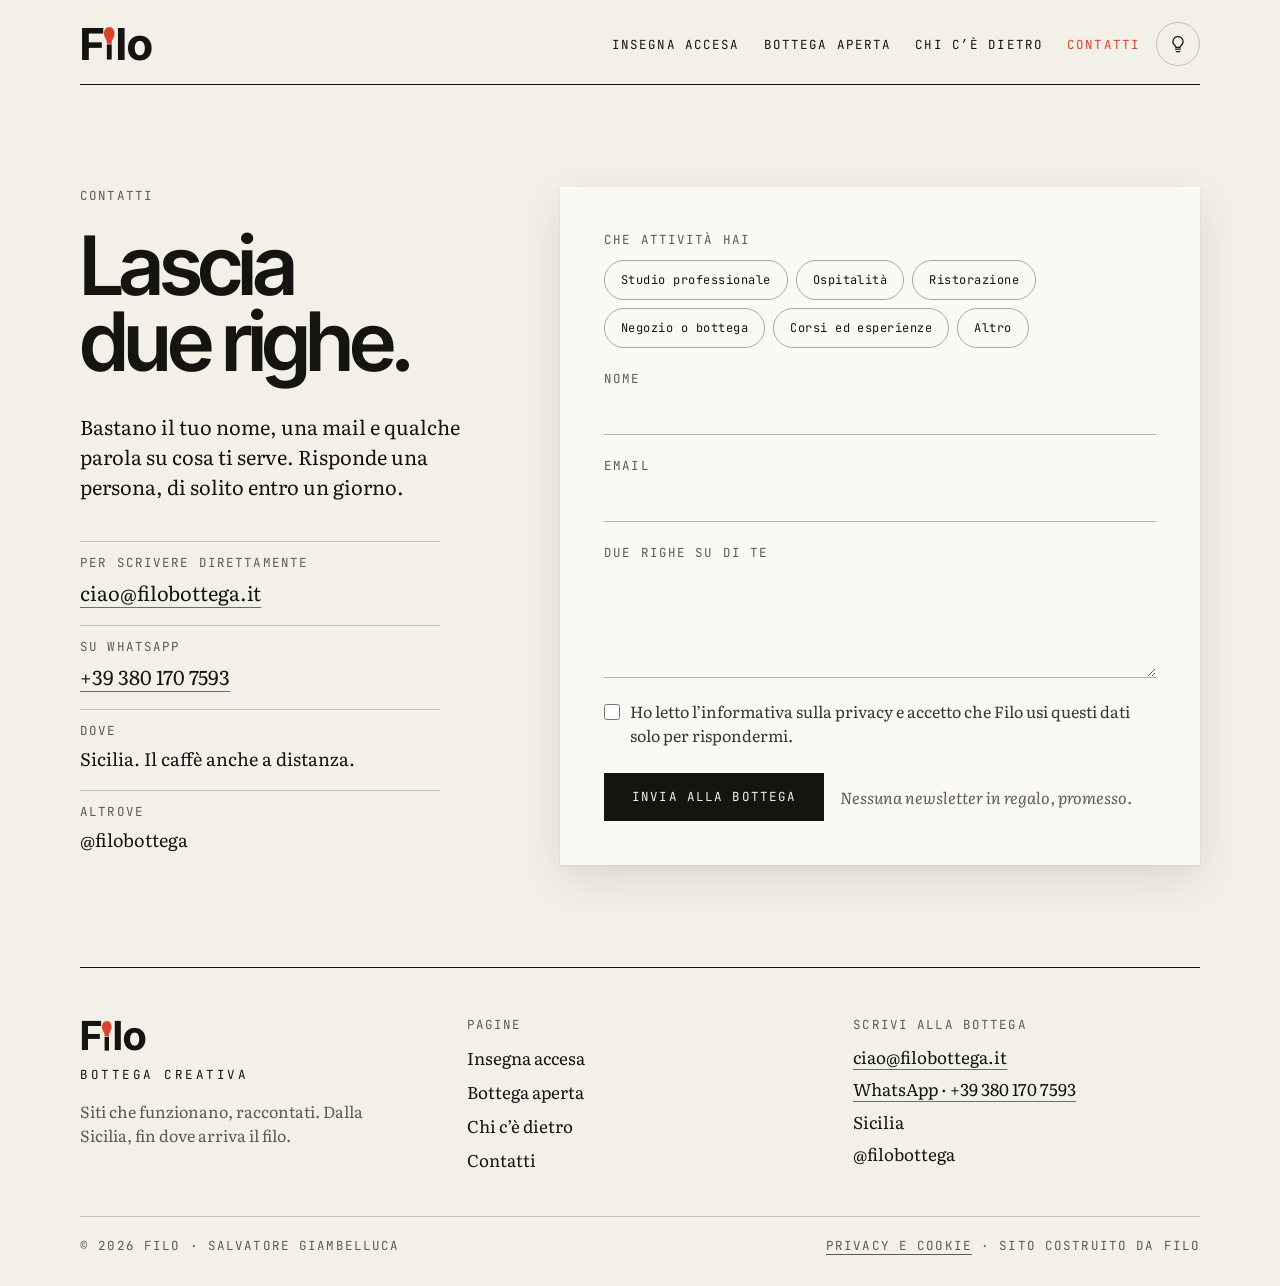
<file: contatti.html>
<!doctype html>
<html lang="it">
<head>
<meta charset="utf-8">
<meta name="viewport" content="width=device-width, initial-scale=1">
<title>Contatti – Filo</title>
<meta name="robots" content="noindex">
<link rel="icon" href="assets/favicon.svg" type="image/svg+xml">
<link rel="preconnect" href="https://fonts.googleapis.com">
<link rel="preconnect" href="https://fonts.gstatic.com" crossorigin>
<link rel="stylesheet" href="https://fonts.googleapis.com/css2?family=Inter+Tight:wght@400;500;600;700&amp;family=JetBrains+Mono:wght@400;500&amp;family=Literata:ital,opsz,wght@0,7..72,400;0,7..72,500;1,7..72,400&amp;display=swap">
<link rel="stylesheet" href="assets/style.css">
<script>try{var t=localStorage.getItem('filo-theme');if(t==='dark'||(!t&&matchMedia('(prefers-color-scheme: dark)').matches))document.documentElement.classList.add('is-dark')}catch(e){}</script>
</head>
<body>
<div class="pg" data-root style="min-height: 100vh">
<div style="max-width: 1200px; margin: 0 auto; padding: 0 clamp(16px, 4vw, 40px)">

<header class="nav" style="display: flex; flex-wrap: wrap; align-items: center; justify-content: space-between; gap: 16px; padding: 22px 0 18px; border-bottom: 1px solid var(--ink)">
<a href="index.html" class="h" aria-label="Filo, torna alla home" style="font-size: 44px; font-weight: 700; letter-spacing: -.055em; line-height: 1">F<svg class="logo-bulb" viewBox="0 0 24 74" aria-hidden="true"><path class="glass" d="M12 0 C 20 0 24 7 24 15 C 24 23 19 28 17.5 33 L 17.5 38 L 6.5 38 L 6.5 33 C 5 28 0 23 0 15 C 0 7 4 0 12 0 Z" fill="var(--accent)"></path><rect x="6.5" y="39.5" width="11" height="34.5" fill="currentColor"></rect></svg><span style="letter-spacing: -.005em">l</span>o</a>
<div class="ctl">
<button class="menubtn m" type="button" aria-expanded="false" aria-controls="menu" data-menu>Menu</button>
<button class="lamp" type="button" aria-label="Spegni la luce" data-lamp>
<svg width="20" height="20" viewBox="0 0 24 24" fill="none" stroke="currentColor" stroke-width="1.5" stroke-linecap="round" stroke-linejoin="round" aria-hidden="true"><path class="bulb" d="M9 18h6M10 21h4M12 3a6 6 0 0 0-3.6 10.8c.6.5 1 1.2 1 2V16h5.2v-.2c0-.8.4-1.5 1-2A6 6 0 0 0 12 3z"></path></svg>
</button>
</div>
<nav id="menu" class="navlinks" aria-label="Menu">
<a href="insegna-accesa.html" class="m">Insegna accesa</a>
<a href="bottega-aperta.html" class="m">Bottega aperta</a>
<a href="chi-ce-dietro.html" class="m">Chi c’è dietro</a>
<a href="contatti.html" class="m here" aria-current="page">Contatti</a>
</nav>
</header>

<section style="display: flex; flex-wrap: wrap; gap: 48px 72px; padding: clamp(48px, 8vw, 104px) 0 clamp(56px, 8vw, 104px); align-items: flex-start">
<div style="flex: 1 1 340px; min-width: 0">
<p class="m" style="margin: 0 0 24px; color: var(--mute)">Contatti</p>
<h1 class="h" style="margin: 0 0 32px; font-size: clamp(44px, 6.4vw, 92px); line-height: .92; font-weight: 600; letter-spacing: -.045em">Lascia<br>due righe.</h1>
<p style="margin: 0 0 40px; max-width: 26em; font-size: 20px; line-height: 1.5">Bastano il tuo nome, una mail e qualche parola su cosa ti serve. Risponde una persona, di solito entro un giorno.</p>
<dl style="margin: 0; display: flex; flex-direction: column; gap: 18px; max-width: 360px">
<div style="border-top: 1px solid var(--line); padding-top: 12px">
<dt class="m" style="color: var(--mute); margin-bottom: 6px">Per scrivere direttamente</dt>
<dd style="margin: 0; font-size: 20px"><a href="mailto:ciao@filobottega.it" style="border-bottom: 1px solid var(--accent)">ciao@filobottega.it</a></dd>
</div>
<div style="border-top: 1px solid var(--line); padding-top: 12px">
<dt class="m" style="color: var(--mute); margin-bottom: 6px">Su WhatsApp</dt>
<dd style="margin: 0; font-size: 20px"><a href="https://wa.me/393801707593?text=Ciao%20Filo%2C%20vorrei%20accendere%20la%20mia%20insegna" style="border-bottom: 1px solid var(--accent)">+39 380 170 7593</a></dd>
</div>
<div style="border-top: 1px solid var(--line); padding-top: 12px">
<dt class="m" style="color: var(--mute); margin-bottom: 6px">Dove</dt>
<dd style="margin: 0; font-size: 18px">Sicilia. Il caffè anche a distanza.</dd>
</div>
<div style="border-top: 1px solid var(--line); padding-top: 12px">
<dt class="m" style="color: var(--mute); margin-bottom: 6px">Altrove</dt>
<dd style="margin: 0; font-size: 18px">@filobottega</dd>
</div>
</dl>
</div>

<div style="flex: 999 1 480px; min-width: 0; max-width: 640px; background: var(--frame); color: #151411; padding: clamp(24px, 4vw, 44px); box-shadow: 0 1px 2px rgba(0,0,0,.08), 0 14px 40px rgba(0,0,0,.1)">
<div data-form>
<form style="display: flex; flex-direction: column; gap: 22px">
<fieldset style="border: 0; margin: 0; padding: 0">
<legend class="m" style="color: #5E5A52; padding: 0 0 12px">Che attività hai</legend>
<div style="display: flex; flex-wrap: wrap; gap: 8px">
<button type="button" class="chip" aria-pressed="false" data-topic style="font-family: 'JetBrains Mono', monospace; font-size: 12px; letter-spacing: .04em">Studio professionale</button>
<button type="button" class="chip" aria-pressed="false" data-topic style="font-family: 'JetBrains Mono', monospace; font-size: 12px; letter-spacing: .04em">Ospitalità</button>
<button type="button" class="chip" aria-pressed="false" data-topic style="font-family: 'JetBrains Mono', monospace; font-size: 12px; letter-spacing: .04em">Ristorazione</button>
<button type="button" class="chip" aria-pressed="false" data-topic style="font-family: 'JetBrains Mono', monospace; font-size: 12px; letter-spacing: .04em">Negozio o bottega</button>
<button type="button" class="chip" aria-pressed="false" data-topic style="font-family: 'JetBrains Mono', monospace; font-size: 12px; letter-spacing: .04em">Corsi ed esperienze</button>
<button type="button" class="chip" aria-pressed="false" data-topic style="font-family: 'JetBrains Mono', monospace; font-size: 12px; letter-spacing: .04em">Altro</button>
</div>
</fieldset>
<label class="m" style="color: #5E5A52; display: flex; flex-direction: column; gap: 4px">Nome<input class="field" type="text" name="nome" autocomplete="name"></label>
<label class="m" style="color: #5E5A52; display: flex; flex-direction: column; gap: 4px">Email<input class="field" type="email" name="email" autocomplete="email"></label>
<label class="m" style="color: #5E5A52; display: flex; flex-direction: column; gap: 4px">Due righe su di te<textarea class="field" name="messaggio" rows="4" style="resize: vertical"></textarea></label>
<label style="display: flex; gap: 10px; align-items: flex-start; font-size: 16px; line-height: 1.45; color: #3A3732; cursor: pointer"><input type="checkbox" name="privacy" style="width: 20px; height: 20px; margin: 2px 0 0; accent-color: #D9432B">Ho letto l’informativa sulla privacy e accetto che Filo usi questi dati solo per rispondermi.</label>
<div style="display: flex; flex-wrap: wrap; align-items: center; gap: 16px; margin-top: 4px">
<button type="button" class="send m" data-send>Invia alla bottega</button>
<span style="font-style: italic; font-size: 16px; color: #5E5A52">Nessuna newsletter in regalo, promesso.</span>
</div>
</form>
</div>
<div data-thanks hidden>
<div style="padding: 24px 0; display: flex; flex-direction: column; gap: 16px" role="status">
<p class="m" style="margin: 0; color: #D9432B">Ricevuto</p>
<p class="h" style="margin: 0; font-size: 36px; font-weight: 600; line-height: 1.05">Grazie, le tue due righe<br>sono sul banco.</p>
<p style="margin: 0; font-size: 18px; line-height: 1.5; color: #3A3732">Ti risponde la bottega, di solito entro un giorno. Se è urgente, scrivi pure a ciao@filobottega.it o su WhatsApp.</p>
<button type="button" class="m" data-again style="align-self: flex-start; min-height: 44px; background: none; border: 0; border-bottom: 1px solid currentColor; padding: 0; color: #151411; cursor: pointer">Scrivi un altro messaggio</button>
</div>
</div>
</div>
</section>

<footer style="border-top: 1px solid var(--ink); padding: 48px 0 32px">
<div style="display: grid; grid-template-columns: repeat(auto-fit, minmax(200px, 1fr)); gap: 32px 40px; padding-bottom: 40px">
<div>
<a href="index.html" class="h" aria-label="Filo, torna alla home" style="font-size: 40px; font-weight: 700; letter-spacing: -.055em; line-height: 1">F<svg class="logo-bulb" viewBox="0 0 24 74" aria-hidden="true"><path class="glass" d="M12 0 C 20 0 24 7 24 15 C 24 23 19 28 17.5 33 L 17.5 38 L 6.5 38 L 6.5 33 C 5 28 0 23 0 15 C 0 7 4 0 12 0 Z" fill="var(--accent)"></path><rect x="6.5" y="39.5" width="11" height="34.5" fill="currentColor"></rect></svg><span style="letter-spacing: -.005em">l</span>o</a>
<p class="m" style="margin: 10px 0 0; letter-spacing: .2em">Bottega creativa</p>
<p style="margin: 16px 0 0; max-width: 18em; font-size: 16px; line-height: 1.5; color: var(--mute)">Siti che funzionano, raccontati. Dalla Sicilia, fin dove arriva il filo.</p>
</div>
<nav aria-label="Pagine del sito">
<p class="m" style="margin: 0 0 8px; color: var(--mute)">Pagine</p>
<ul style="list-style: none; margin: 0; padding: 0; font-size: 17px; line-height: 1.4">
<li><a href="insegna-accesa.html" style="display: inline-block; padding: 5px 0">Insegna accesa</a></li>
<li><a href="bottega-aperta.html" style="display: inline-block; padding: 5px 0">Bottega aperta</a></li>
<li><a href="chi-ce-dietro.html" style="display: inline-block; padding: 5px 0">Chi c’è dietro</a></li>
<li><a href="contatti.html" style="display: inline-block; padding: 5px 0">Contatti</a></li>
</ul>
</nav>
<div>
<p class="m" style="margin: 0 0 8px; color: var(--mute)">Scrivi alla bottega</p>
<p style="margin: 0; font-size: 17px; line-height: 1.9"><a href="mailto:ciao@filobottega.it" style="border-bottom: 1px solid var(--accent)">ciao@filobottega.it</a><br><a href="https://wa.me/393801707593?text=Ciao%20Filo%2C%20vorrei%20accendere%20la%20mia%20insegna" style="border-bottom: 1px solid var(--accent)">WhatsApp · +39 380 170 7593</a><br>Sicilia<br>@filobottega</p>
</div>
</div>
<div style="display: flex; flex-wrap: wrap; justify-content: space-between; gap: 12px 24px; padding-top: 20px; border-top: 1px solid var(--line)">
<span class="m" style="color: var(--mute)">© 2026 Filo · Salvatore Giambelluca</span>
<span class="m" style="color: var(--mute)"><a href="privacy.html" style="color: var(--mute); border-bottom: 1px solid currentColor">Privacy e cookie</a> · Sito costruito da Filo</span>
</div>
</footer>

</div>
</div>
<script src="assets/main.js"></script>
</body>
</html>
</file>
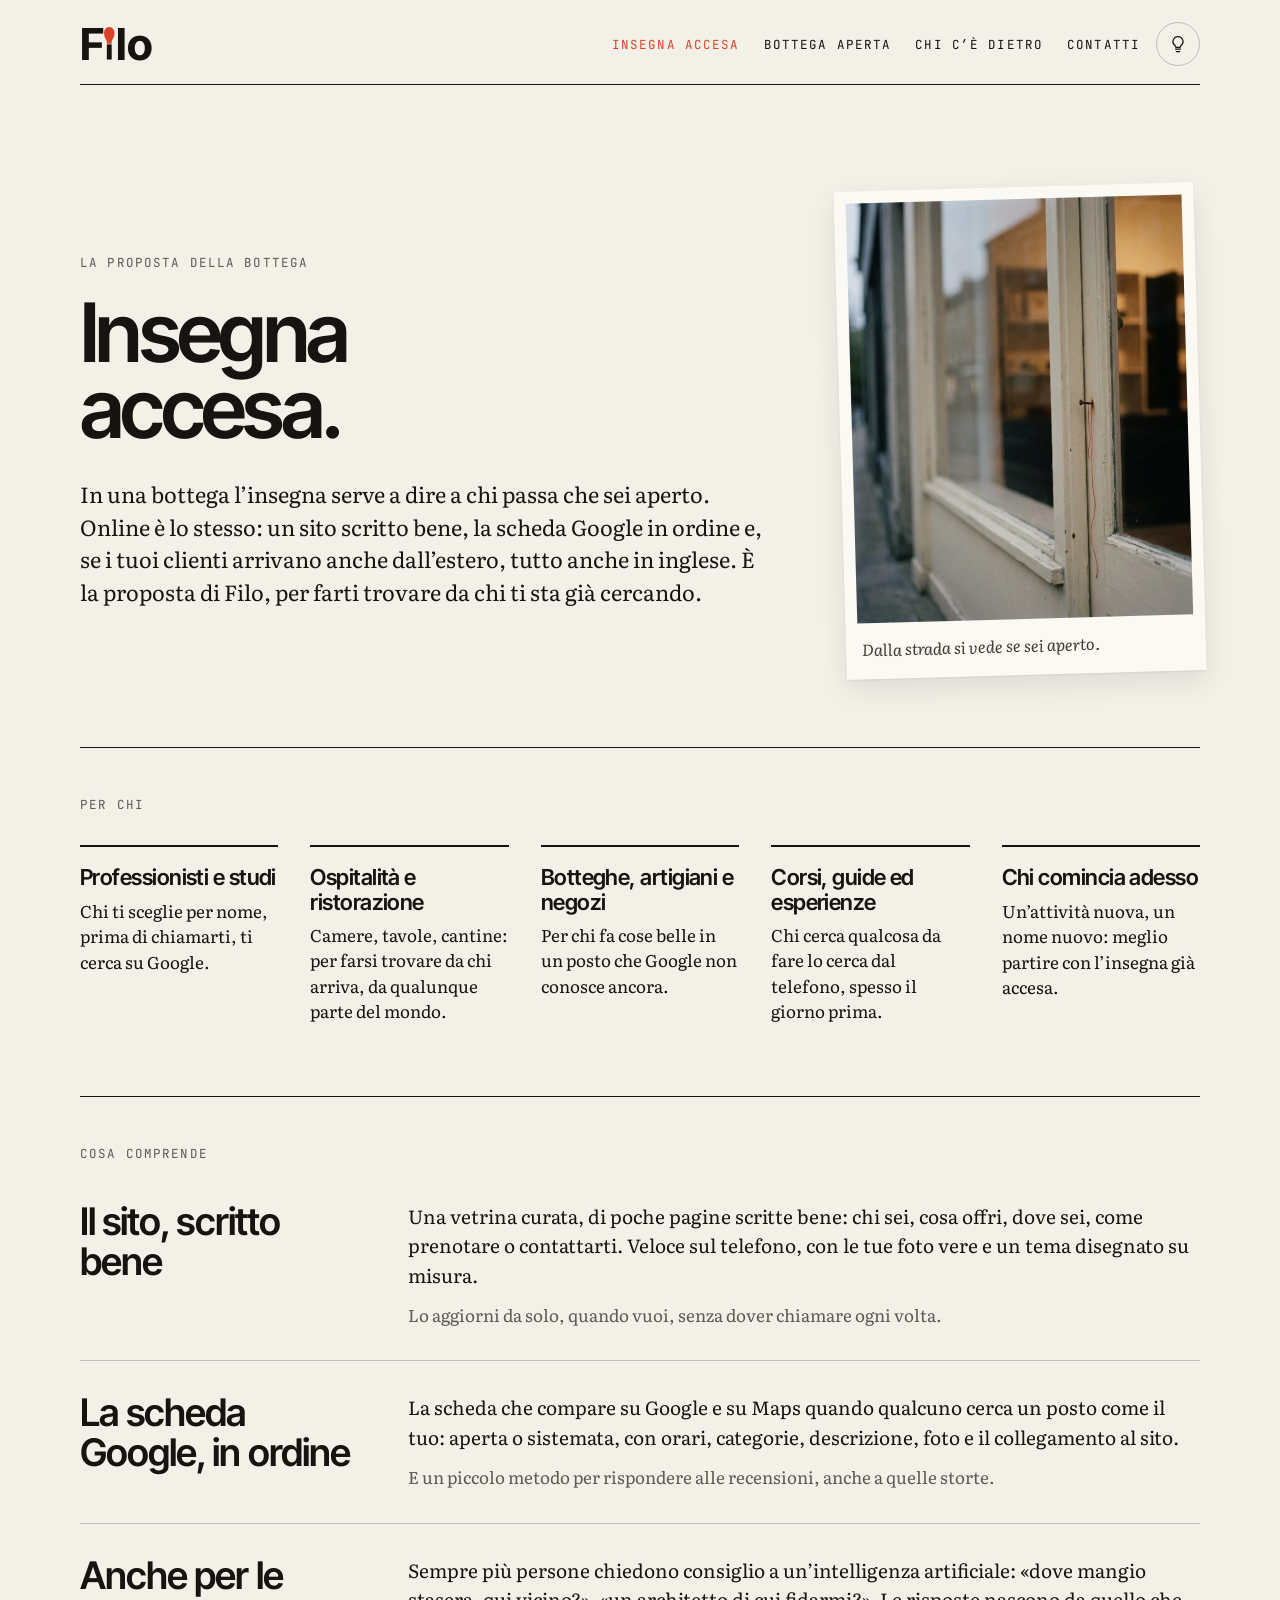
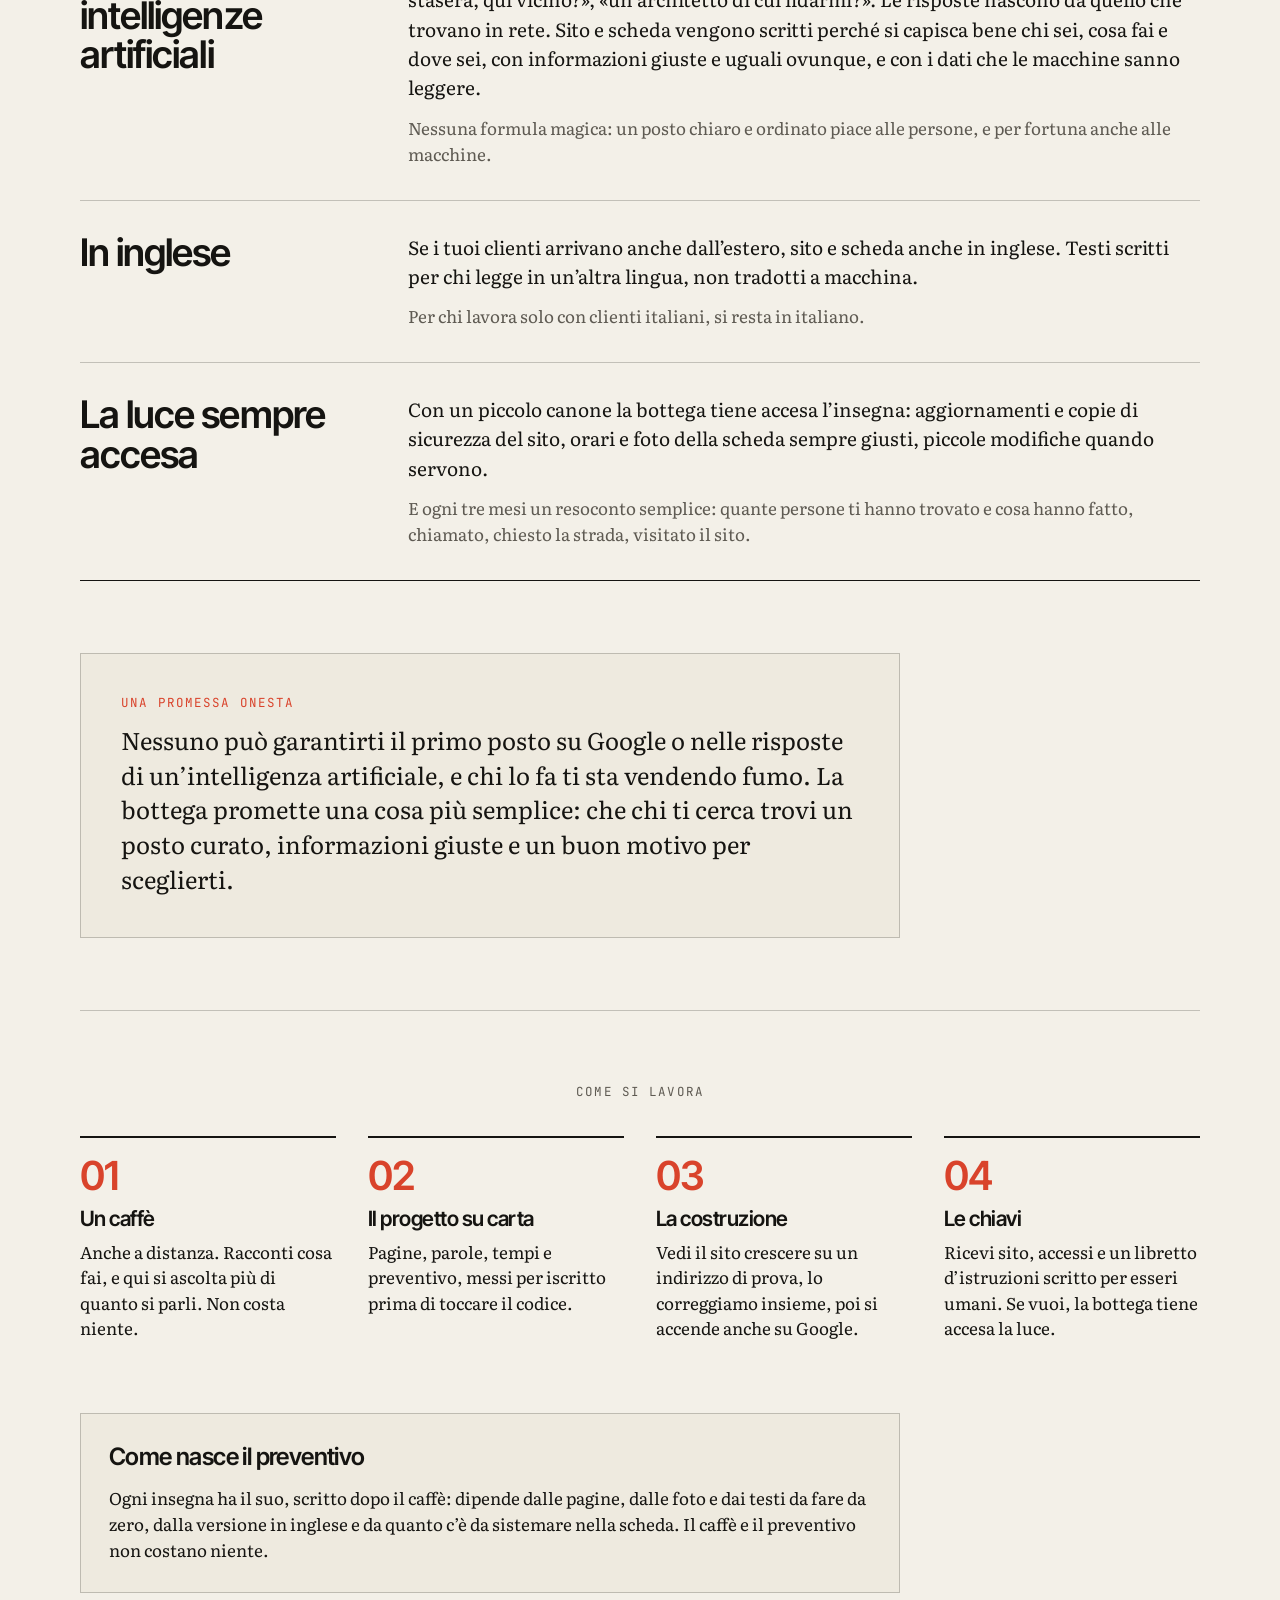
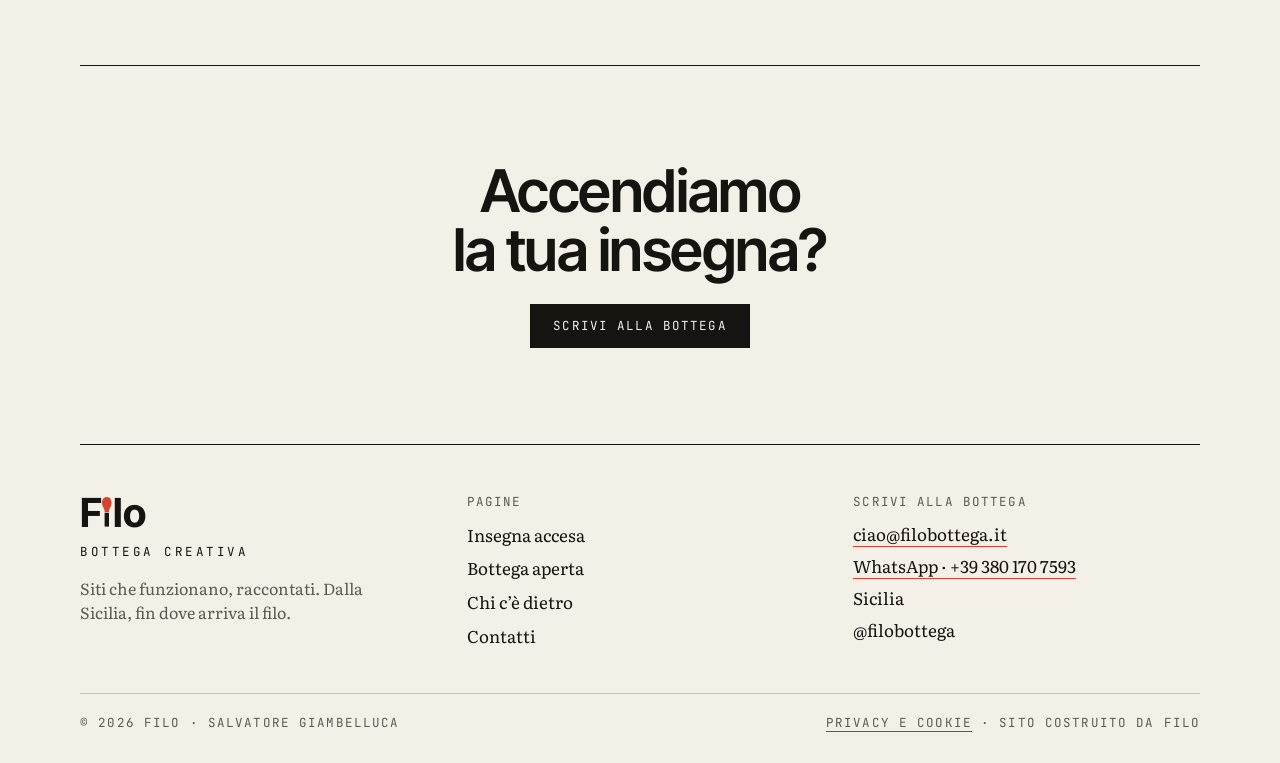
<file: insegna-accesa.html>
<!doctype html>
<html lang="it">
<head>
<meta charset="utf-8">
<meta name="viewport" content="width=device-width, initial-scale=1">
<title>Insegna accesa – Filo</title>
<meta name="robots" content="noindex">
<link rel="icon" href="assets/favicon.svg" type="image/svg+xml">
<link rel="preconnect" href="https://fonts.googleapis.com">
<link rel="preconnect" href="https://fonts.gstatic.com" crossorigin>
<link rel="stylesheet" href="https://fonts.googleapis.com/css2?family=Inter+Tight:wght@400;500;600;700&amp;family=JetBrains+Mono:wght@400;500&amp;family=Literata:ital,opsz,wght@0,7..72,400;0,7..72,500;1,7..72,400&amp;display=swap">
<link rel="stylesheet" href="assets/style.css">
<script>try{var t=localStorage.getItem('filo-theme');if(t==='dark'||(!t&&matchMedia('(prefers-color-scheme: dark)').matches))document.documentElement.classList.add('is-dark')}catch(e){}</script>
</head>
<body>
<div class="pg" data-root style="min-height: 100vh">
<div style="max-width: 1200px; margin: 0 auto; padding: 0 clamp(16px, 4vw, 40px)">

<header class="nav" style="display: flex; flex-wrap: wrap; align-items: center; justify-content: space-between; gap: 16px; padding: 22px 0 18px; border-bottom: 1px solid var(--ink)">
<a href="index.html" class="h" aria-label="Filo, torna alla home" style="font-size: 44px; font-weight: 700; letter-spacing: -.055em; line-height: 1">F<svg class="logo-bulb" viewBox="0 0 24 74" aria-hidden="true"><path class="glass" d="M12 0 C 20 0 24 7 24 15 C 24 23 19 28 17.5 33 L 17.5 38 L 6.5 38 L 6.5 33 C 5 28 0 23 0 15 C 0 7 4 0 12 0 Z" fill="var(--accent)"></path><rect x="6.5" y="39.5" width="11" height="34.5" fill="currentColor"></rect></svg><span style="letter-spacing: -.005em">l</span>o</a>
<div class="ctl">
<button class="menubtn m" type="button" aria-expanded="false" aria-controls="menu" data-menu>Menu</button>
<button class="lamp" type="button" aria-label="Spegni la luce" data-lamp>
<svg width="20" height="20" viewBox="0 0 24 24" fill="none" stroke="currentColor" stroke-width="1.5" stroke-linecap="round" stroke-linejoin="round" aria-hidden="true"><path class="bulb" d="M9 18h6M10 21h4M12 3a6 6 0 0 0-3.6 10.8c.6.5 1 1.2 1 2V16h5.2v-.2c0-.8.4-1.5 1-2A6 6 0 0 0 12 3z"></path></svg>
</button>
</div>
<nav id="menu" class="navlinks" aria-label="Menu">
<a href="insegna-accesa.html" class="m here" aria-current="page">Insegna accesa</a>
<a href="bottega-aperta.html" class="m">Bottega aperta</a>
<a href="chi-ce-dietro.html" class="m">Chi c’è dietro</a>
<a href="contatti.html" class="m">Contatti</a>
</nav>
</header>

<section style="padding: clamp(48px, 8vw, 104px) 0 clamp(40px, 6vw, 72px); display: flex; flex-wrap: wrap; align-items: center; gap: 40px 64px">
<div style="flex: 1 1 400px; min-width: 0">
<p class="m" style="margin: 0 0 24px; color: var(--mute)">La proposta della bottega</p>
<h1 class="h" style="margin: 0; font-size: clamp(44px, 6.4vw, 92px); line-height: .92; font-weight: 600; letter-spacing: -.045em">Insegna<br>accesa.</h1>
<p style="margin: 32px 0 0; max-width: 34em; font-size: clamp(19px, 1.7vw, 22px); line-height: 1.5">In una bottega l’insegna serve a dire a chi passa che sei aperto. Online è lo stesso: un sito scritto bene, la scheda Google in ordine e, se i tuoi clienti arrivano anche dall’estero, tutto anche in inglese. È la proposta di Filo, per farti trovare da chi ti sta già cercando.</p>
</div>
<figure class="hero-pol" style="background: var(--frame); padding: 12px 12px 0; box-shadow: 0 1px 2px rgba(0,0,0,.08), 0 10px 30px rgba(0,0,0,.09)">
<img src="img/bottega-sera.jpg" alt="La vetrina di una bottega al tramonto, con la luce calda accesa dentro e un filo vermiglio appeso a un chiodo sullo stipite" width="928" height="1152" style="display: block; width: 100%; height: auto; aspect-ratio: 4 / 5; object-fit: cover; background: var(--ph)">
<figcaption style="font-style: italic; font-size: 16px; color: #3A3732; padding: 14px 4px 18px">Dalla strada si vede se sei aperto.</figcaption>
</figure>
</section>

<section aria-labelledby="perchi" style="border-top: 1px solid var(--ink); padding: 48px 0 72px">
<h2 id="perchi" class="m" style="margin: 0 0 32px; color: var(--mute); font-weight: 400">Per chi</h2>
<div class="perchi-grid">
<div style="border-top: 2px solid var(--ink); padding-top: 18px">
<h3 class="h" style="margin: 0 0 8px; font-size: 22px; font-weight: 600; line-height: 1.1">Professionisti e studi</h3>
<p style="margin: 0; font-size: 17px; line-height: 1.5">Chi ti sceglie per nome, prima di chiamarti, ti cerca su Google.</p>
</div>
<div style="border-top: 2px solid var(--ink); padding-top: 18px">
<h3 class="h" style="margin: 0 0 8px; font-size: 22px; font-weight: 600; line-height: 1.1">Ospitalità e ristorazione</h3>
<p style="margin: 0; font-size: 17px; line-height: 1.5">Camere, tavole, cantine: per farsi trovare da chi arriva, da qualunque parte del mondo.</p>
</div>
<div style="border-top: 2px solid var(--ink); padding-top: 18px">
<h3 class="h" style="margin: 0 0 8px; font-size: 22px; font-weight: 600; line-height: 1.1">Botteghe, artigiani e negozi</h3>
<p style="margin: 0; font-size: 17px; line-height: 1.5">Per chi fa cose belle in un posto che Google non conosce ancora.</p>
</div>
<div style="border-top: 2px solid var(--ink); padding-top: 18px">
<h3 class="h" style="margin: 0 0 8px; font-size: 22px; font-weight: 600; line-height: 1.1">Corsi, guide ed esperienze</h3>
<p style="margin: 0; font-size: 17px; line-height: 1.5">Chi cerca qualcosa da fare lo cerca dal telefono, spesso il giorno prima.</p>
</div>
<div style="border-top: 2px solid var(--ink); padding-top: 18px">
<h3 class="h" style="margin: 0 0 8px; font-size: 22px; font-weight: 600; line-height: 1.1">Chi comincia adesso</h3>
<p style="margin: 0; font-size: 17px; line-height: 1.5">Un’attività nuova, un nome nuovo: meglio partire con l’insegna già accesa.</p>
</div>
</div>
</section>

<section aria-labelledby="comprende" style="border-top: 1px solid var(--ink); padding: 48px 0 24px">
<h2 id="comprende" class="m" style="margin: 0 0 8px; color: var(--mute); font-weight: 400">Cosa comprende</h2>

<article style="display: flex; flex-wrap: wrap; gap: 16px 48px; padding: 32px 0; border-bottom: 1px solid var(--line)">
<h3 class="h" style="flex: 1 1 280px; margin: 0; font-size: clamp(28px, 3vw, 38px); line-height: 1.05; font-weight: 600">Il sito, scritto bene</h3>
<div style="flex: 999 1 420px; min-width: 0">
<p style="margin: 0 0 12px; font-size: 19px; line-height: 1.55">Una vetrina curata, di poche pagine scritte bene: chi sei, cosa offri, dove sei, come prenotare o contattarti. Veloce sul telefono, con le tue foto vere e un tema disegnato su misura.</p>
<p style="margin: 0; font-size: 17px; line-height: 1.55; color: var(--mute)">Lo aggiorni da solo, quando vuoi, senza dover chiamare ogni volta.</p>
</div>
</article>

<article style="display: flex; flex-wrap: wrap; gap: 16px 48px; padding: 32px 0; border-bottom: 1px solid var(--line)">
<h3 class="h" style="flex: 1 1 280px; margin: 0; font-size: clamp(28px, 3vw, 38px); line-height: 1.05; font-weight: 600">La scheda Google, in ordine</h3>
<div style="flex: 999 1 420px; min-width: 0">
<p style="margin: 0 0 12px; font-size: 19px; line-height: 1.55">La scheda che compare su Google e su Maps quando qualcuno cerca un posto come il tuo: aperta o sistemata, con orari, categorie, descrizione, foto e il collegamento al sito.</p>
<p style="margin: 0; font-size: 17px; line-height: 1.55; color: var(--mute)">E un piccolo metodo per rispondere alle recensioni, anche a quelle storte.</p>
</div>
</article>

<article style="display: flex; flex-wrap: wrap; gap: 16px 48px; padding: 32px 0; border-bottom: 1px solid var(--line)">
<h3 class="h" style="flex: 1 1 280px; margin: 0; font-size: clamp(28px, 3vw, 38px); line-height: 1.05; font-weight: 600">Anche per le intelligenze artificiali</h3>
<div style="flex: 999 1 420px; min-width: 0">
<p style="margin: 0 0 12px; font-size: 19px; line-height: 1.55">Sempre più persone chiedono consiglio a un’intelligenza artificiale: «dove mangio stasera, qui vicino?», «un architetto di cui fidarmi?». Le risposte nascono da quello che trovano in rete. Sito e scheda vengono scritti perché si capisca bene chi sei, cosa fai e dove sei, con informazioni giuste e uguali ovunque, e con i dati che le macchine sanno leggere.</p>
<p style="margin: 0; font-size: 17px; line-height: 1.55; color: var(--mute)">Nessuna formula magica: un posto chiaro e ordinato piace alle persone, e per fortuna anche alle macchine.</p>
</div>
</article>

<article style="display: flex; flex-wrap: wrap; gap: 16px 48px; padding: 32px 0; border-bottom: 1px solid var(--line)">
<h3 class="h" style="flex: 1 1 280px; margin: 0; font-size: clamp(28px, 3vw, 38px); line-height: 1.05; font-weight: 600">In inglese</h3>
<div style="flex: 999 1 420px; min-width: 0">
<p style="margin: 0 0 12px; font-size: 19px; line-height: 1.55">Se i tuoi clienti arrivano anche dall’estero, sito e scheda anche in inglese. Testi scritti per chi legge in un’altra lingua, non tradotti a macchina.</p>
<p style="margin: 0; font-size: 17px; line-height: 1.55; color: var(--mute)">Per chi lavora solo con clienti italiani, si resta in italiano.</p>
</div>
</article>

<article style="display: flex; flex-wrap: wrap; gap: 16px 48px; padding: 32px 0; border-bottom: 1px solid var(--ink)">
<h3 class="h" style="flex: 1 1 280px; margin: 0; font-size: clamp(28px, 3vw, 38px); line-height: 1.05; font-weight: 600">La luce sempre accesa</h3>
<div style="flex: 999 1 420px; min-width: 0">
<p style="margin: 0 0 12px; font-size: 19px; line-height: 1.55">Con un piccolo canone la bottega tiene accesa l’insegna: aggiornamenti e copie di sicurezza del sito, orari e foto della scheda sempre giusti, piccole modifiche quando servono.</p>
<p style="margin: 0; font-size: 17px; line-height: 1.55; color: var(--mute)">E ogni tre mesi un resoconto semplice: quante persone ti hanno trovato e cosa hanno fatto, chiamato, chiesto la strada, visitato il sito.</p>
</div>
</article>
</section>

<section style="padding: 48px 0 72px">
<div style="background: var(--card); border: 1px solid var(--line); padding: clamp(24px, 4vw, 40px); max-width: 820px">
<p class="m" style="margin: 0 0 12px; color: var(--accent)">Una promessa onesta</p>
<p style="margin: 0; font-size: clamp(20px, 2vw, 24px); line-height: 1.45">Nessuno può garantirti il primo posto su Google o nelle risposte di un’intelligenza artificiale, e chi lo fa ti sta vendendo fumo. La bottega promette una cosa più semplice: che chi ti cerca trovi un posto curato, informazioni giuste e un buon motivo per sceglierti.</p>
</div>
</section>

<section style="border-top: 1px solid var(--line); padding: 72px 0">
<p class="m" style="margin: 0 0 36px; color: var(--mute); text-align: center">Come si lavora</p>
<ol style="list-style: none; margin: 0; padding: 0; display: grid; grid-template-columns: repeat(auto-fit, minmax(220px, 1fr)); gap: 32px">
<li style="border-top: 2px solid var(--ink); padding-top: 18px">
<p class="h" style="margin: 0 0 10px; font-size: 40px; font-weight: 600; color: var(--accent); line-height: 1">01</p>
<h3 class="h" style="margin: 0 0 8px; font-size: 21px; font-weight: 600">Un caffè</h3>
<p style="margin: 0; font-size: 17px; line-height: 1.5">Anche a distanza. Racconti cosa fai, e qui si ascolta più di quanto si parli. Non costa niente.</p>
</li>
<li style="border-top: 2px solid var(--ink); padding-top: 18px">
<p class="h" style="margin: 0 0 10px; font-size: 40px; font-weight: 600; color: var(--accent); line-height: 1">02</p>
<h3 class="h" style="margin: 0 0 8px; font-size: 21px; font-weight: 600">Il progetto su carta</h3>
<p style="margin: 0; font-size: 17px; line-height: 1.5">Pagine, parole, tempi e preventivo, messi per iscritto prima di toccare il codice.</p>
</li>
<li style="border-top: 2px solid var(--ink); padding-top: 18px">
<p class="h" style="margin: 0 0 10px; font-size: 40px; font-weight: 600; color: var(--accent); line-height: 1">03</p>
<h3 class="h" style="margin: 0 0 8px; font-size: 21px; font-weight: 600">La costruzione</h3>
<p style="margin: 0; font-size: 17px; line-height: 1.5">Vedi il sito crescere su un indirizzo di prova, lo correggiamo insieme, poi si accende anche su Google.</p>
</li>
<li style="border-top: 2px solid var(--ink); padding-top: 18px">
<p class="h" style="margin: 0 0 10px; font-size: 40px; font-weight: 600; color: var(--accent); line-height: 1">04</p>
<h3 class="h" style="margin: 0 0 8px; font-size: 21px; font-weight: 600">Le chiavi</h3>
<p style="margin: 0; font-size: 17px; line-height: 1.5">Ricevi sito, accessi e un libretto d’istruzioni scritto per esseri umani. Se vuoi, la bottega tiene accesa la luce.</p>
</li>
</ol>
</section>

<section style="padding-bottom: 72px">
<div style="background: var(--card); border: 1px solid var(--line); padding: 28px; max-width: 820px">
<h2 class="h" style="margin: 0 0 14px; font-size: 24px; font-weight: 600">Come nasce il preventivo</h2>
<p style="margin: 0; font-size: 17px; line-height: 1.55">Ogni insegna ha il suo, scritto dopo il caffè: dipende dalle pagine, dalle foto e dai testi da fare da zero, dalla versione in inglese e da quanto c’è da sistemare nella scheda. Il caffè e il preventivo non costano niente.</p>
</div>
</section>

<section style="border-top: 1px solid var(--ink); padding: clamp(48px, 8vw, 96px) 0; text-align: center">
<h2 class="h" style="margin: 0 0 24px; font-size: clamp(34px, 4.6vw, 60px); line-height: 1; font-weight: 600">Accendiamo<br>la tua insegna?</h2>
<a href="contatti.html" class="btn fill m">Scrivi alla bottega</a>
</section>


<footer style="border-top: 1px solid var(--ink); padding: 48px 0 32px">
<div style="display: grid; grid-template-columns: repeat(auto-fit, minmax(200px, 1fr)); gap: 32px 40px; padding-bottom: 40px">
<div>
<a href="index.html" class="h" aria-label="Filo, torna alla home" style="font-size: 40px; font-weight: 700; letter-spacing: -.055em; line-height: 1">F<svg class="logo-bulb" viewBox="0 0 24 74" aria-hidden="true"><path class="glass" d="M12 0 C 20 0 24 7 24 15 C 24 23 19 28 17.5 33 L 17.5 38 L 6.5 38 L 6.5 33 C 5 28 0 23 0 15 C 0 7 4 0 12 0 Z" fill="var(--accent)"></path><rect x="6.5" y="39.5" width="11" height="34.5" fill="currentColor"></rect></svg><span style="letter-spacing: -.005em">l</span>o</a>
<p class="m" style="margin: 10px 0 0; letter-spacing: .2em">Bottega creativa</p>
<p style="margin: 16px 0 0; max-width: 18em; font-size: 16px; line-height: 1.5; color: var(--mute)">Siti che funzionano, raccontati. Dalla Sicilia, fin dove arriva il filo.</p>
</div>
<nav aria-label="Pagine del sito">
<p class="m" style="margin: 0 0 8px; color: var(--mute)">Pagine</p>
<ul style="list-style: none; margin: 0; padding: 0; font-size: 17px; line-height: 1.4">
<li><a href="insegna-accesa.html" style="display: inline-block; padding: 5px 0">Insegna accesa</a></li>
<li><a href="bottega-aperta.html" style="display: inline-block; padding: 5px 0">Bottega aperta</a></li>
<li><a href="chi-ce-dietro.html" style="display: inline-block; padding: 5px 0">Chi c’è dietro</a></li>
<li><a href="contatti.html" style="display: inline-block; padding: 5px 0">Contatti</a></li>
</ul>
</nav>
<div>
<p class="m" style="margin: 0 0 8px; color: var(--mute)">Scrivi alla bottega</p>
<p style="margin: 0; font-size: 17px; line-height: 1.9"><a href="mailto:ciao@filobottega.it" style="border-bottom: 1px solid var(--accent)">ciao@filobottega.it</a><br><a href="https://wa.me/393801707593?text=Ciao%20Filo%2C%20vorrei%20accendere%20la%20mia%20insegna" style="border-bottom: 1px solid var(--accent)">WhatsApp · +39 380 170 7593</a><br>Sicilia<br>@filobottega</p>
</div>
</div>
<div style="display: flex; flex-wrap: wrap; justify-content: space-between; gap: 12px 24px; padding-top: 20px; border-top: 1px solid var(--line)">
<span class="m" style="color: var(--mute)">© 2026 Filo · Salvatore Giambelluca</span>
<span class="m" style="color: var(--mute)"><a href="privacy.html" style="color: var(--mute); border-bottom: 1px solid currentColor">Privacy e cookie</a> · Sito costruito da Filo</span>
</div>
</footer>

</div>
</div>
<script src="assets/main.js"></script>
</body>
</html>
</file>
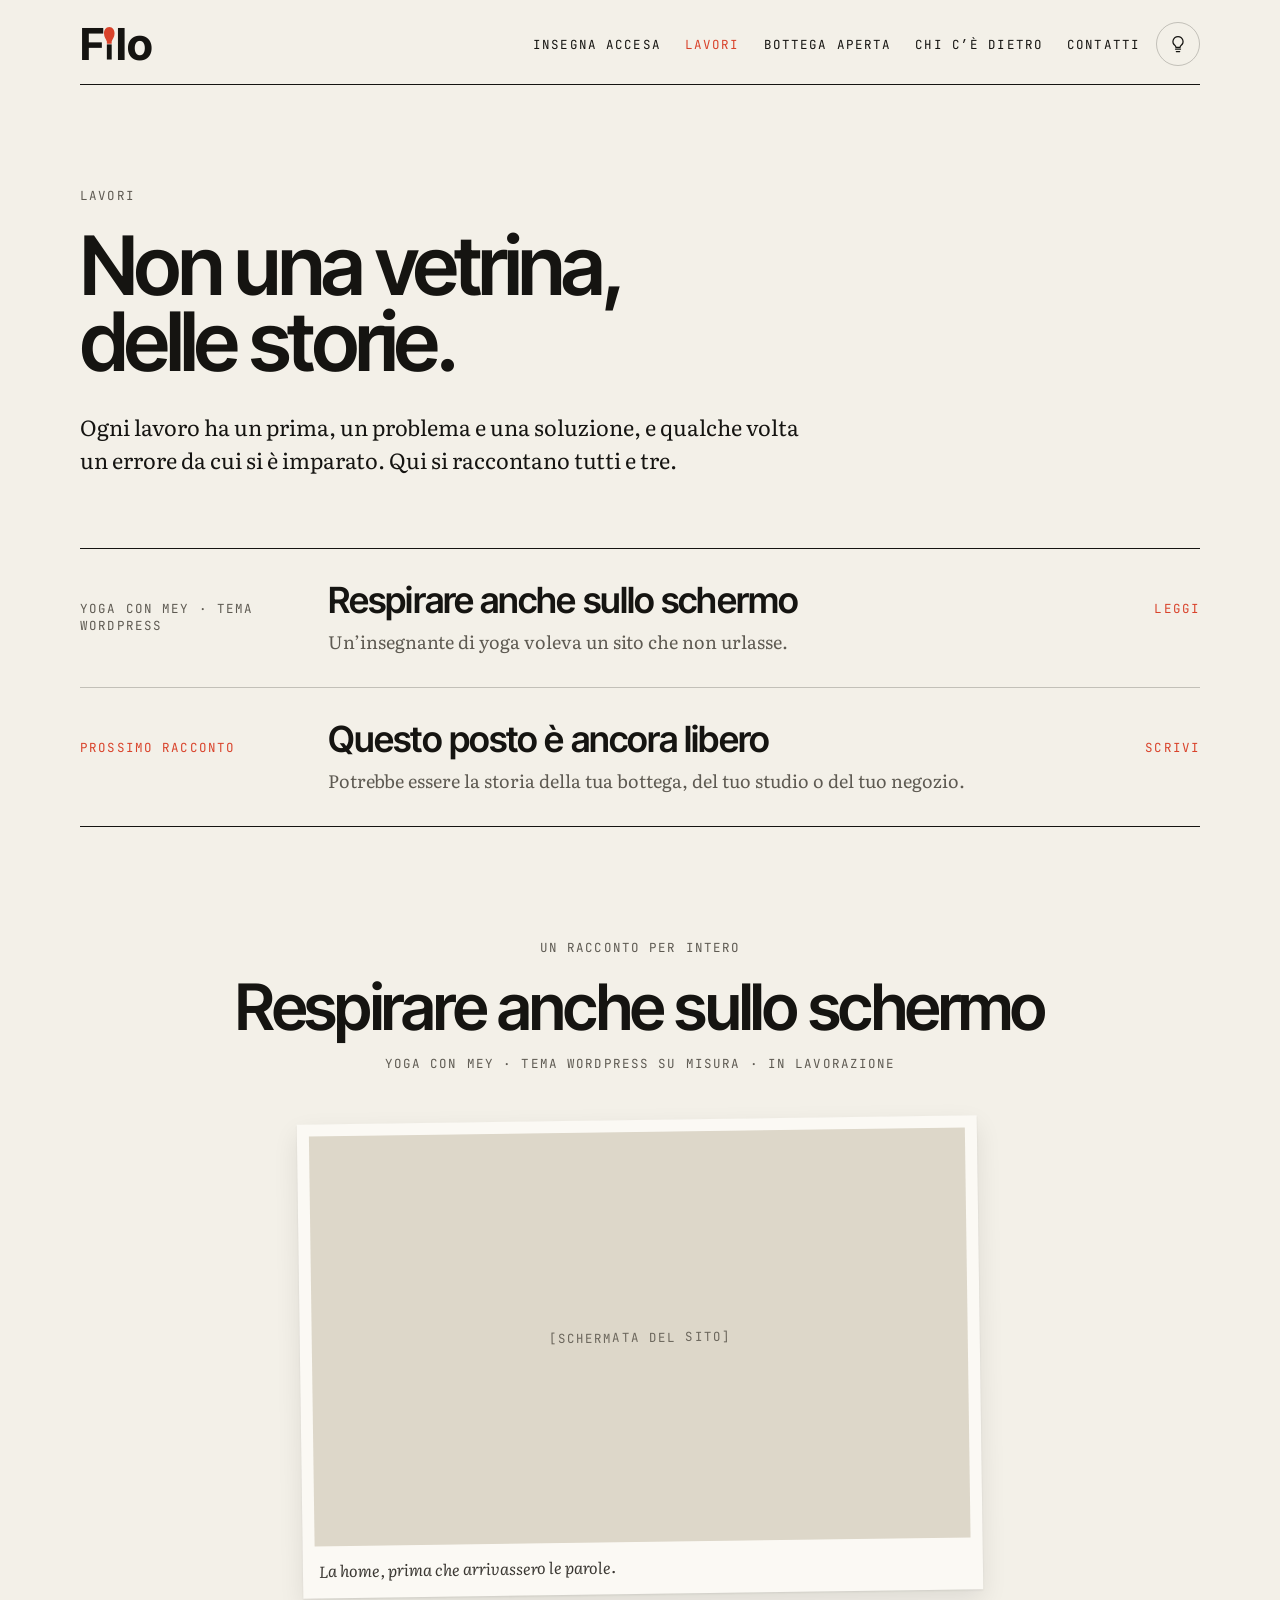
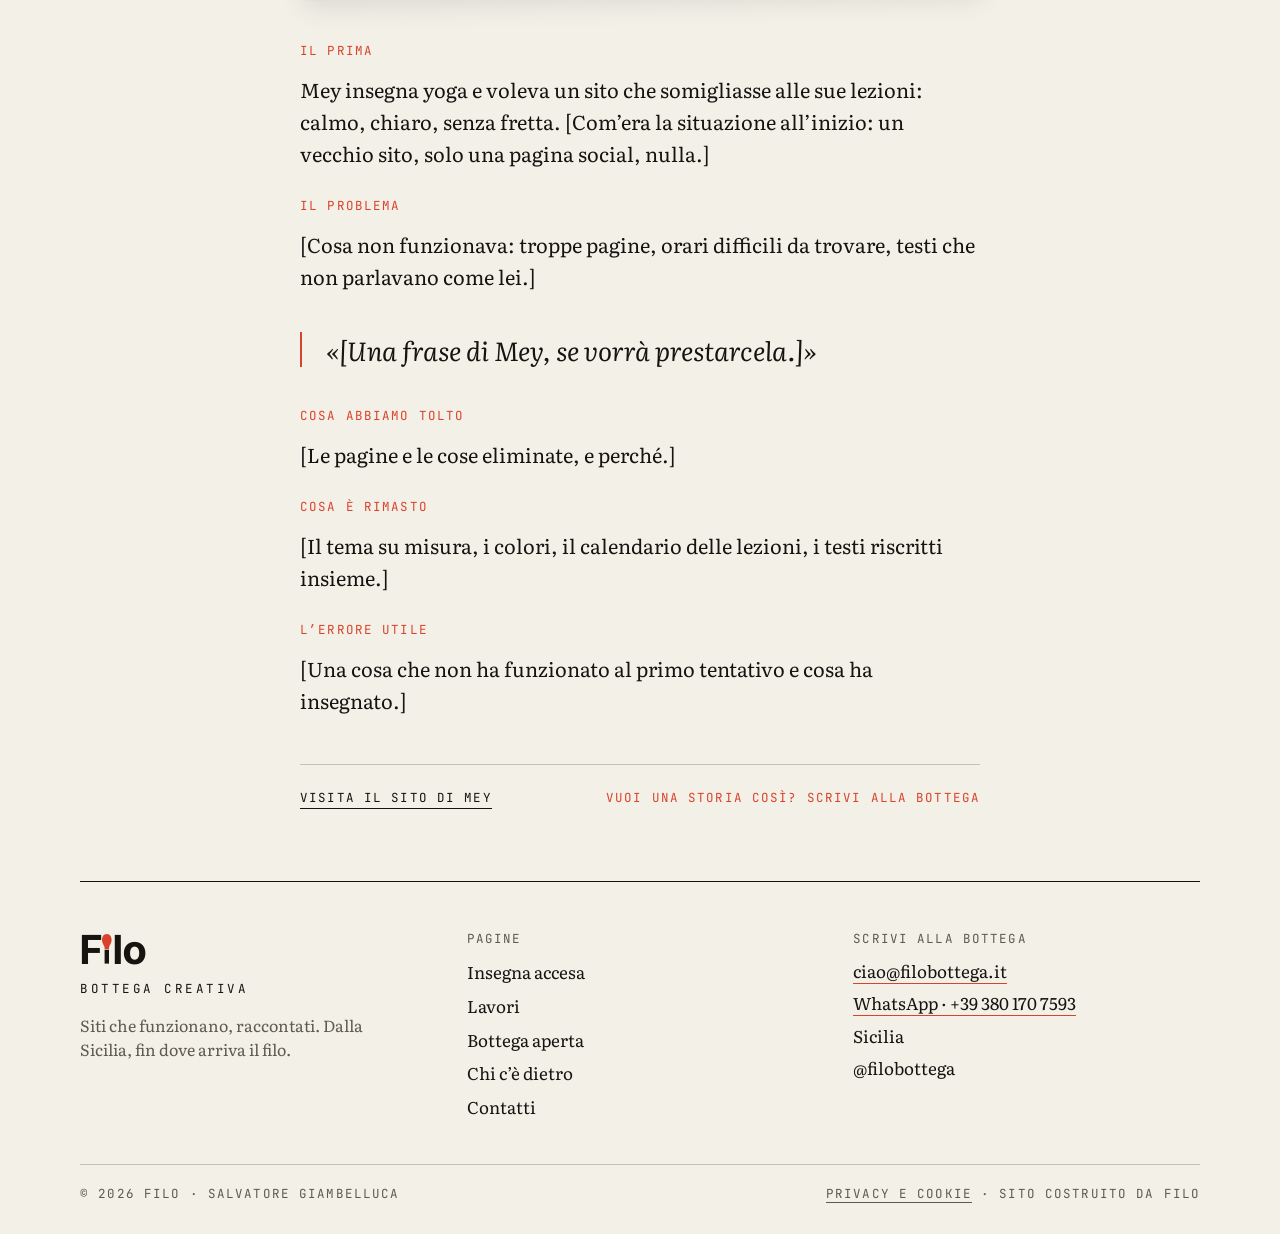
<file: lavori.html>
<!doctype html>
<html lang="it">
<head>
<meta charset="utf-8">
<meta name="viewport" content="width=device-width, initial-scale=1">
<title>Lavori – Filo</title>
<meta name="robots" content="noindex">
<link rel="icon" href="assets/favicon.svg" type="image/svg+xml">
<link rel="preconnect" href="https://fonts.googleapis.com">
<link rel="preconnect" href="https://fonts.gstatic.com" crossorigin>
<link rel="stylesheet" href="https://fonts.googleapis.com/css2?family=Inter+Tight:wght@400;500;600;700&amp;family=JetBrains+Mono:wght@400;500&amp;family=Literata:ital,opsz,wght@0,7..72,400;0,7..72,500;1,7..72,400&amp;display=swap">
<link rel="stylesheet" href="assets/style.css">
<script>try{var t=localStorage.getItem('filo-theme');if(t==='dark'||(!t&&matchMedia('(prefers-color-scheme: dark)').matches))document.documentElement.classList.add('is-dark')}catch(e){}</script>
</head>
<body>
<div class="pg" data-root style="min-height: 100vh">
<div style="max-width: 1200px; margin: 0 auto; padding: 0 clamp(16px, 4vw, 40px)">

<header class="nav" style="display: flex; flex-wrap: wrap; align-items: center; justify-content: space-between; gap: 16px; padding: 22px 0 18px; border-bottom: 1px solid var(--ink)">
<a href="index.html" class="h" aria-label="Filo, torna alla home" style="font-size: 44px; font-weight: 700; letter-spacing: -.055em; line-height: 1">F<svg class="logo-bulb" viewBox="0 0 24 74" aria-hidden="true"><path class="glass" d="M12 0 C 20 0 24 7 24 15 C 24 23 19 28 17.5 33 L 17.5 38 L 6.5 38 L 6.5 33 C 5 28 0 23 0 15 C 0 7 4 0 12 0 Z" fill="var(--accent)"></path><rect x="6.5" y="39.5" width="11" height="34.5" fill="currentColor"></rect></svg><span style="letter-spacing: -.005em">l</span>o</a>
<div class="ctl">
<button class="menubtn m" type="button" aria-expanded="false" aria-controls="menu" data-menu>Menu</button>
<button class="lamp" type="button" aria-label="Spegni la luce" data-lamp>
<svg width="20" height="20" viewBox="0 0 24 24" fill="none" stroke="currentColor" stroke-width="1.5" stroke-linecap="round" stroke-linejoin="round" aria-hidden="true"><path class="bulb" d="M9 18h6M10 21h4M12 3a6 6 0 0 0-3.6 10.8c.6.5 1 1.2 1 2V16h5.2v-.2c0-.8.4-1.5 1-2A6 6 0 0 0 12 3z"></path></svg>
</button>
</div>
<nav id="menu" class="navlinks" aria-label="Menu">
<a href="insegna-accesa.html" class="m">Insegna accesa</a>
<a href="lavori.html" class="m here" aria-current="page">Lavori</a>
<a href="bottega-aperta.html" class="m">Bottega aperta</a>
<a href="chi-ce-dietro.html" class="m">Chi c’è dietro</a>
<a href="contatti.html" class="m">Contatti</a>
</nav>
</header>

<section style="padding: clamp(48px, 8vw, 104px) 0 clamp(40px, 6vw, 72px)">
<p class="m" style="margin: 0 0 24px; color: var(--mute)">Lavori</p>
<h1 class="h" style="margin: 0; font-size: clamp(44px, 6.4vw, 92px); line-height: .92; font-weight: 600; letter-spacing: -.045em">Non una vetrina,<br>delle storie.</h1>
<p style="margin: 32px 0 0; max-width: 34em; font-size: clamp(19px, 1.7vw, 22px); line-height: 1.5">Ogni lavoro ha un prima, un problema e una soluzione, e qualche volta un errore da cui si è imparato. Qui si raccontano tutti e tre.</p>
</section>

<section aria-label="Elenco dei racconti" style="border-top: 1px solid var(--ink)">
<a href="#mey" style="display: flex; flex-wrap: wrap; gap: 12px 48px; align-items: baseline; padding: 32px 0; border-bottom: 1px solid var(--line)">
<span class="m" style="flex: 0 0 200px; color: var(--mute)">Yoga con Mey · Tema WordPress</span>
<span style="flex: 999 1 420px; min-width: 0">
<span class="h" style="display: block; font-size: clamp(26px, 3vw, 36px); font-weight: 600; line-height: 1.08; margin-bottom: 8px">Respirare anche sullo schermo</span>
<span style="display: block; font-size: 18px; line-height: 1.5; color: var(--mute)">Un’insegnante di yoga voleva un sito che non urlasse.</span>
</span>
<span class="m" style="color: var(--accent)">Leggi</span>
</a>
<a href="contatti.html" style="display: flex; flex-wrap: wrap; gap: 12px 48px; align-items: baseline; padding: 32px 0; border-bottom: 1px solid var(--ink)">
<span class="m" style="flex: 0 0 200px; color: var(--accent)">Prossimo racconto</span>
<span style="flex: 999 1 420px; min-width: 0">
<span class="h" style="display: block; font-size: clamp(26px, 3vw, 36px); font-weight: 600; line-height: 1.08; margin-bottom: 8px">Questo posto è ancora libero</span>
<span style="display: block; font-size: 18px; line-height: 1.5; color: var(--mute)">Potrebbe essere la storia della tua bottega, del tuo studio o del tuo negozio.</span>
</span>
<span class="m" style="color: var(--accent)">Scrivi</span>
</a>
</section>

<article id="mey" style="padding: clamp(56px, 9vw, 112px) 0 0">
<p class="m" style="margin: 0 0 20px; color: var(--mute); text-align: center">Un racconto per intero</p>
<h2 class="h" style="margin: 0 auto 16px; max-width: 14em; text-align: center; font-size: clamp(36px, 5vw, 68px); line-height: .98; font-weight: 600; letter-spacing: -.04em">Respirare anche sullo schermo</h2>
<p class="m" style="margin: 0 0 48px; text-align: center; color: var(--mute)">Yoga con Mey · Tema WordPress su misura · in lavorazione</p>

<div style="max-width: 680px; margin: 0 auto">
<figure style="margin: 0 0 48px; background: var(--frame); padding: 12px 12px 0; box-shadow: 0 1px 2px rgba(0,0,0,.08), 0 10px 26px rgba(0,0,0,.09); transform: rotate(-.8deg)">
<div style="aspect-ratio: 16 / 10; background: var(--ph); display: flex; align-items: center; justify-content: center"><span class="m" style="color: #6B665C">[Schermata del sito]</span></div>
<figcaption style="font-style: italic; font-size: 16px; color: #3A3732; padding: 12px 4px 16px">La home, prima che arrivassero le parole.</figcaption>
</figure>

<h3 class="m" style="margin: 0 0 14px; color: var(--accent); font-weight: 400">Il prima</h3>
<p style="margin: 0 0 28px; font-size: 20px; line-height: 1.6">Mey insegna yoga e voleva un sito che somigliasse alle sue lezioni: calmo, chiaro, senza fretta. [Com’era la situazione all’inizio: un vecchio sito, solo una pagina social, nulla.]</p>

<h3 class="m" style="margin: 0 0 14px; color: var(--accent); font-weight: 400">Il problema</h3>
<p style="margin: 0 0 28px; font-size: 20px; line-height: 1.6">[Cosa non funzionava: troppe pagine, orari difficili da trovare, testi che non parlavano come lei.]</p>

<blockquote style="margin: 40px 0; padding: 0 0 0 24px; border-left: 2px solid var(--accent); font-style: italic; font-size: 26px; line-height: 1.35">«[Una frase di Mey, se vorrà prestarcela.]»</blockquote>

<h3 class="m" style="margin: 0 0 14px; color: var(--accent); font-weight: 400">Cosa abbiamo tolto</h3>
<p style="margin: 0 0 28px; font-size: 20px; line-height: 1.6">[Le pagine e le cose eliminate, e perché.]</p>

<h3 class="m" style="margin: 0 0 14px; color: var(--accent); font-weight: 400">Cosa è rimasto</h3>
<p style="margin: 0 0 28px; font-size: 20px; line-height: 1.6">[Il tema su misura, i colori, il calendario delle lezioni, i testi riscritti insieme.]</p>

<h3 class="m" style="margin: 0 0 14px; color: var(--accent); font-weight: 400">L’errore utile</h3>
<p style="margin: 0 0 48px; font-size: 20px; line-height: 1.6">[Una cosa che non ha funzionato al primo tentativo e cosa ha insegnato.]</p>

<div style="display: flex; flex-wrap: wrap; justify-content: space-between; gap: 16px; padding: 24px 0 72px; border-top: 1px solid var(--line)">
<a href="#" class="m" style="border-bottom: 1px solid currentColor; padding-bottom: 2px">Visita il sito di Mey</a>
<a href="contatti.html" class="m" style="color: var(--accent)">Vuoi una storia così? Scrivi alla bottega</a>
</div>
</div>
</article>

<footer style="border-top: 1px solid var(--ink); padding: 48px 0 32px">
<div style="display: grid; grid-template-columns: repeat(auto-fit, minmax(200px, 1fr)); gap: 32px 40px; padding-bottom: 40px">
<div>
<a href="index.html" class="h" aria-label="Filo, torna alla home" style="font-size: 40px; font-weight: 700; letter-spacing: -.055em; line-height: 1">F<svg class="logo-bulb" viewBox="0 0 24 74" aria-hidden="true"><path class="glass" d="M12 0 C 20 0 24 7 24 15 C 24 23 19 28 17.5 33 L 17.5 38 L 6.5 38 L 6.5 33 C 5 28 0 23 0 15 C 0 7 4 0 12 0 Z" fill="var(--accent)"></path><rect x="6.5" y="39.5" width="11" height="34.5" fill="currentColor"></rect></svg><span style="letter-spacing: -.005em">l</span>o</a>
<p class="m" style="margin: 10px 0 0; letter-spacing: .2em">Bottega creativa</p>
<p style="margin: 16px 0 0; max-width: 18em; font-size: 16px; line-height: 1.5; color: var(--mute)">Siti che funzionano, raccontati. Dalla Sicilia, fin dove arriva il filo.</p>
</div>
<nav aria-label="Pagine del sito">
<p class="m" style="margin: 0 0 8px; color: var(--mute)">Pagine</p>
<ul style="list-style: none; margin: 0; padding: 0; font-size: 17px; line-height: 1.4">
<li><a href="insegna-accesa.html" style="display: inline-block; padding: 5px 0">Insegna accesa</a></li>
<li><a href="lavori.html" style="display: inline-block; padding: 5px 0">Lavori</a></li>
<li><a href="bottega-aperta.html" style="display: inline-block; padding: 5px 0">Bottega aperta</a></li>
<li><a href="chi-ce-dietro.html" style="display: inline-block; padding: 5px 0">Chi c’è dietro</a></li>
<li><a href="contatti.html" style="display: inline-block; padding: 5px 0">Contatti</a></li>
</ul>
</nav>
<div>
<p class="m" style="margin: 0 0 8px; color: var(--mute)">Scrivi alla bottega</p>
<p style="margin: 0; font-size: 17px; line-height: 1.9"><a href="mailto:ciao@filobottega.it" style="border-bottom: 1px solid var(--accent)">ciao@filobottega.it</a><br><a href="https://wa.me/393801707593?text=Ciao%20Filo%2C%20vorrei%20accendere%20la%20mia%20insegna" style="border-bottom: 1px solid var(--accent)">WhatsApp · +39 380 170 7593</a><br>Sicilia<br>@filobottega</p>
</div>
</div>
<div style="display: flex; flex-wrap: wrap; justify-content: space-between; gap: 12px 24px; padding-top: 20px; border-top: 1px solid var(--line)">
<span class="m" style="color: var(--mute)">© 2026 Filo · Salvatore Giambelluca</span>
<span class="m" style="color: var(--mute)"><a href="privacy.html" style="color: var(--mute); border-bottom: 1px solid currentColor">Privacy e cookie</a> · Sito costruito da Filo</span>
</div>
</footer>

</div>
</div>
<script src="assets/main.js"></script>
</body>
</html>
</file>
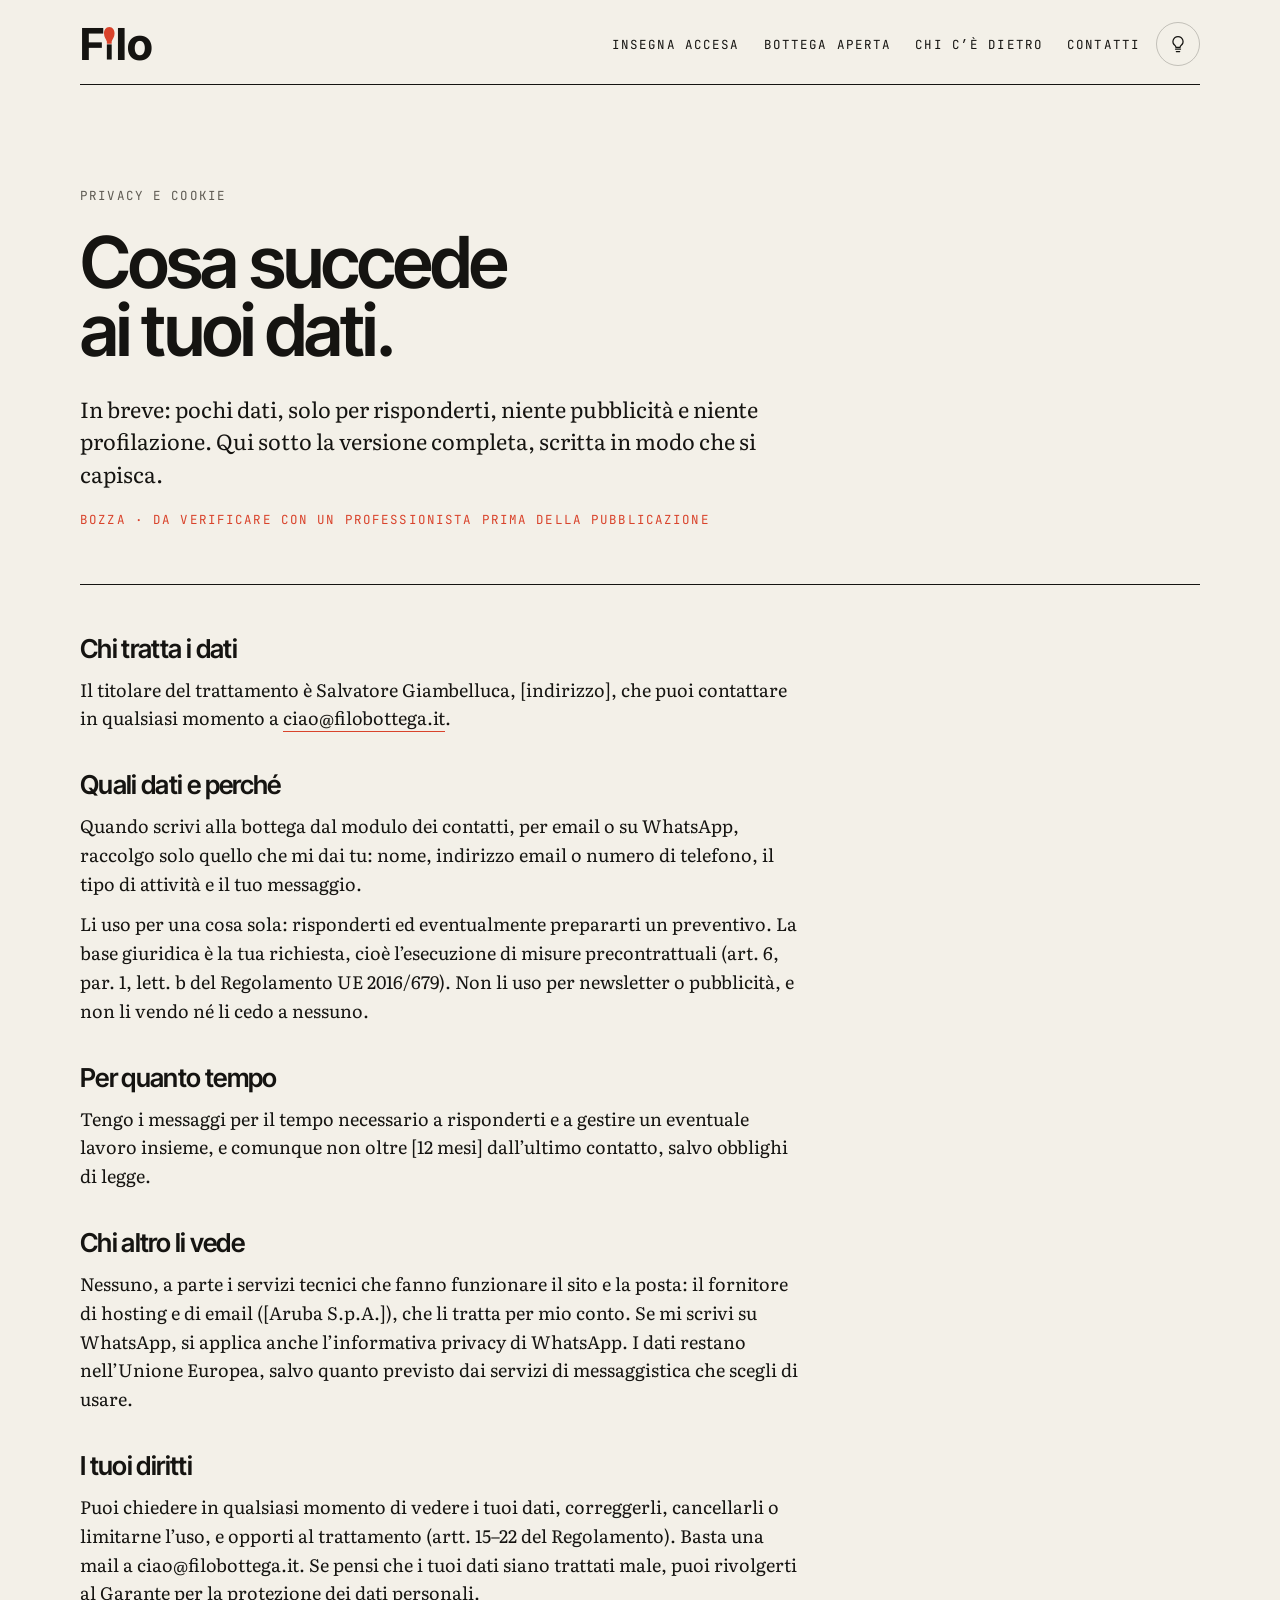
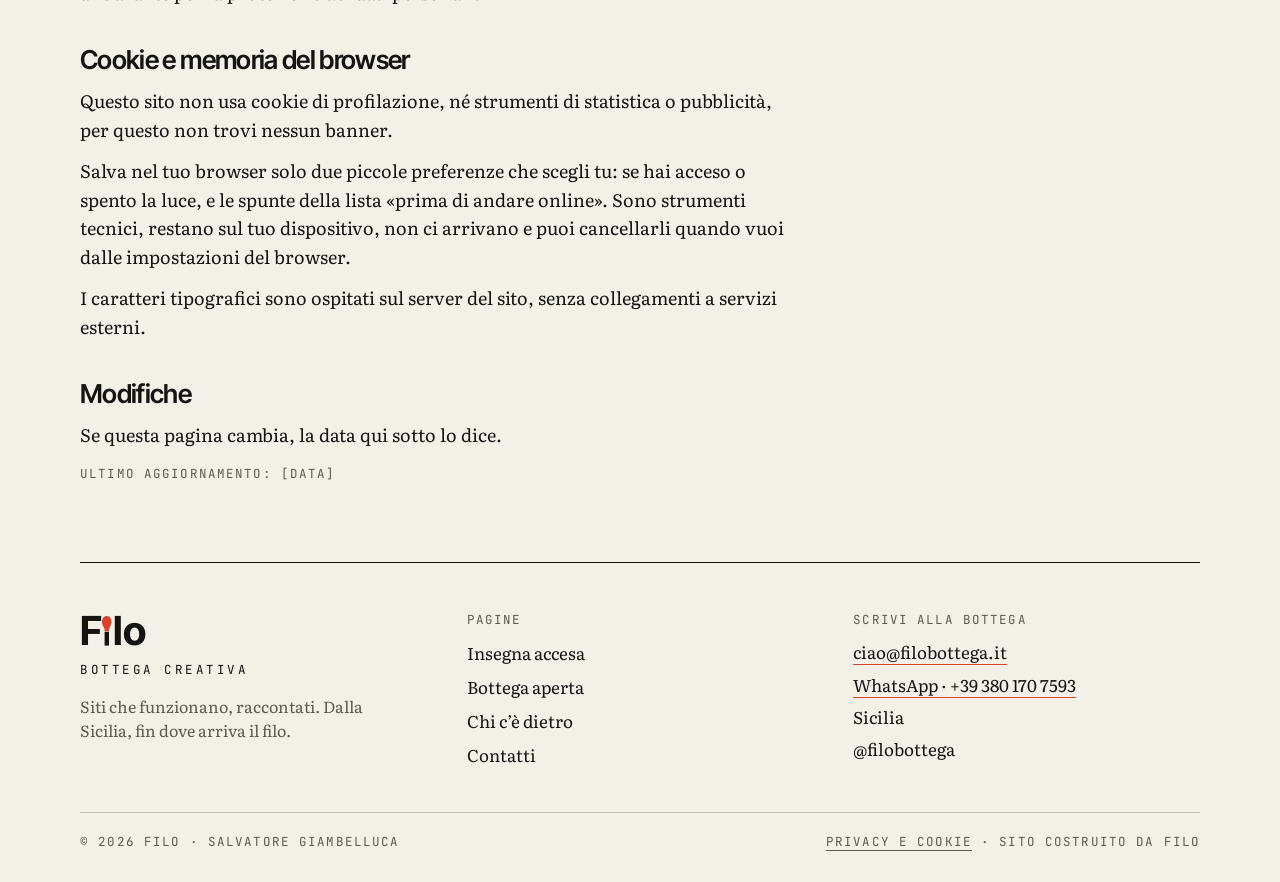
<file: privacy.html>
<!doctype html>
<html lang="it">
<head>
<meta charset="utf-8">
<meta name="viewport" content="width=device-width, initial-scale=1">
<title>Privacy e cookie – Filo</title>
<meta name="robots" content="noindex">
<link rel="icon" href="assets/favicon.svg" type="image/svg+xml">
<link rel="preconnect" href="https://fonts.googleapis.com">
<link rel="preconnect" href="https://fonts.gstatic.com" crossorigin>
<link rel="stylesheet" href="https://fonts.googleapis.com/css2?family=Inter+Tight:wght@400;500;600;700&amp;family=JetBrains+Mono:wght@400;500&amp;family=Literata:ital,opsz,wght@0,7..72,400;0,7..72,500;1,7..72,400&amp;display=swap">
<link rel="stylesheet" href="assets/style.css">
<script>try{var t=localStorage.getItem('filo-theme');if(t==='dark'||(!t&&matchMedia('(prefers-color-scheme: dark)').matches))document.documentElement.classList.add('is-dark')}catch(e){}</script>
</head>
<body>
<div class="pg" data-root style="min-height: 100vh">
<div style="max-width: 1200px; margin: 0 auto; padding: 0 clamp(16px, 4vw, 40px)">

<header class="nav" style="display: flex; flex-wrap: wrap; align-items: center; justify-content: space-between; gap: 16px; padding: 22px 0 18px; border-bottom: 1px solid var(--ink)">
<a href="index.html" class="h" aria-label="Filo, torna alla home" style="font-size: 44px; font-weight: 700; letter-spacing: -.055em; line-height: 1">F<svg class="logo-bulb" viewBox="0 0 24 74" aria-hidden="true"><path class="glass" d="M12 0 C 20 0 24 7 24 15 C 24 23 19 28 17.5 33 L 17.5 38 L 6.5 38 L 6.5 33 C 5 28 0 23 0 15 C 0 7 4 0 12 0 Z" fill="var(--accent)"></path><rect x="6.5" y="39.5" width="11" height="34.5" fill="currentColor"></rect></svg><span style="letter-spacing: -.005em">l</span>o</a>
<div class="ctl">
<button class="menubtn m" type="button" aria-expanded="false" aria-controls="menu" data-menu>Menu</button>
<button class="lamp" type="button" aria-label="Spegni la luce" data-lamp>
<svg width="20" height="20" viewBox="0 0 24 24" fill="none" stroke="currentColor" stroke-width="1.5" stroke-linecap="round" stroke-linejoin="round" aria-hidden="true"><path class="bulb" d="M9 18h6M10 21h4M12 3a6 6 0 0 0-3.6 10.8c.6.5 1 1.2 1 2V16h5.2v-.2c0-.8.4-1.5 1-2A6 6 0 0 0 12 3z"></path></svg>
</button>
</div>
<nav id="menu" class="navlinks" aria-label="Menu">
<a href="insegna-accesa.html" class="m">Insegna accesa</a>
<a href="bottega-aperta.html" class="m">Bottega aperta</a>
<a href="chi-ce-dietro.html" class="m">Chi c’è dietro</a>
<a href="contatti.html" class="m">Contatti</a>
</nav>
</header>

<section style="padding: clamp(48px, 8vw, 104px) 0 clamp(32px, 5vw, 56px)">
<p class="m" style="margin: 0 0 24px; color: var(--mute)">Privacy e cookie</p>
<h1 class="h" style="margin: 0; font-size: clamp(40px, 5.6vw, 80px); line-height: .95; font-weight: 600; letter-spacing: -.04em">Cosa succede<br>ai tuoi dati.</h1>
<p style="margin: 28px 0 0; max-width: 34em; font-size: clamp(19px, 1.7vw, 22px); line-height: 1.5">In breve: pochi dati, solo per risponderti, niente pubblicità e niente profilazione. Qui sotto la versione completa, scritta in modo che si capisca.</p>
<p class="m" style="margin: 20px 0 0; color: var(--accent)">Bozza · da verificare con un professionista prima della pubblicazione</p>
</section>

<section style="border-top: 1px solid var(--ink); padding: 48px 0 80px">
<div style="max-width: 720px">

<h2 class="h" style="margin: 0 0 12px; font-size: 26px; font-weight: 600">Chi tratta i dati</h2>
<p style="margin: 0 0 36px; font-size: 18px; line-height: 1.6">Il titolare del trattamento è Salvatore Giambelluca, [indirizzo], che puoi contattare in qualsiasi momento a <a href="mailto:ciao@filobottega.it" style="border-bottom: 1px solid var(--accent)">ciao@filobottega.it</a>.</p>

<h2 class="h" style="margin: 0 0 12px; font-size: 26px; font-weight: 600">Quali dati e perché</h2>
<p style="margin: 0 0 12px; font-size: 18px; line-height: 1.6">Quando scrivi alla bottega dal modulo dei contatti, per email o su WhatsApp, raccolgo solo quello che mi dai tu: nome, indirizzo email o numero di telefono, il tipo di attività e il tuo messaggio.</p>
<p style="margin: 0 0 36px; font-size: 18px; line-height: 1.6">Li uso per una cosa sola: risponderti ed eventualmente prepararti un preventivo. La base giuridica è la tua richiesta, cioè l’esecuzione di misure precontrattuali (art. 6, par. 1, lett. b del Regolamento UE 2016/679). Non li uso per newsletter o pubblicità, e non li vendo né li cedo a nessuno.</p>

<h2 class="h" style="margin: 0 0 12px; font-size: 26px; font-weight: 600">Per quanto tempo</h2>
<p style="margin: 0 0 36px; font-size: 18px; line-height: 1.6">Tengo i messaggi per il tempo necessario a risponderti e a gestire un eventuale lavoro insieme, e comunque non oltre [12 mesi] dall’ultimo contatto, salvo obblighi di legge.</p>

<h2 class="h" style="margin: 0 0 12px; font-size: 26px; font-weight: 600">Chi altro li vede</h2>
<p style="margin: 0 0 36px; font-size: 18px; line-height: 1.6">Nessuno, a parte i servizi tecnici che fanno funzionare il sito e la posta: il fornitore di hosting e di email ([Aruba S.p.A.]), che li tratta per mio conto. Se mi scrivi su WhatsApp, si applica anche l’informativa privacy di WhatsApp. I dati restano nell’Unione Europea, salvo quanto previsto dai servizi di messaggistica che scegli di usare.</p>

<h2 class="h" style="margin: 0 0 12px; font-size: 26px; font-weight: 600">I tuoi diritti</h2>
<p style="margin: 0 0 36px; font-size: 18px; line-height: 1.6">Puoi chiedere in qualsiasi momento di vedere i tuoi dati, correggerli, cancellarli o limitarne l’uso, e opporti al trattamento (artt. 15–22 del Regolamento). Basta una mail a ciao@filobottega.it. Se pensi che i tuoi dati siano trattati male, puoi rivolgerti al Garante per la protezione dei dati personali.</p>

<h2 class="h" style="margin: 0 0 12px; font-size: 26px; font-weight: 600">Cookie e memoria del browser</h2>
<p style="margin: 0 0 12px; font-size: 18px; line-height: 1.6">Questo sito non usa cookie di profilazione, né strumenti di statistica o pubblicità, per questo non trovi nessun banner.</p>
<p style="margin: 0 0 12px; font-size: 18px; line-height: 1.6">Salva nel tuo browser solo due piccole preferenze che scegli tu: se hai acceso o spento la luce, e le spunte della lista «prima di andare online». Sono strumenti tecnici, restano sul tuo dispositivo, non ci arrivano e puoi cancellarli quando vuoi dalle impostazioni del browser.</p>
<p style="margin: 0 0 36px; font-size: 18px; line-height: 1.6">I caratteri tipografici sono ospitati sul server del sito, senza collegamenti a servizi esterni.</p>

<h2 class="h" style="margin: 0 0 12px; font-size: 26px; font-weight: 600">Modifiche</h2>
<p style="margin: 0; font-size: 18px; line-height: 1.6">Se questa pagina cambia, la data qui sotto lo dice.</p>
<p class="m" style="margin: 16px 0 0; color: var(--mute)">Ultimo aggiornamento: [data]</p>

</div>
</section>


<footer style="border-top: 1px solid var(--ink); padding: 48px 0 32px">
<div style="display: grid; grid-template-columns: repeat(auto-fit, minmax(200px, 1fr)); gap: 32px 40px; padding-bottom: 40px">
<div>
<a href="index.html" class="h" aria-label="Filo, torna alla home" style="font-size: 40px; font-weight: 700; letter-spacing: -.055em; line-height: 1">F<svg class="logo-bulb" viewBox="0 0 24 74" aria-hidden="true"><path class="glass" d="M12 0 C 20 0 24 7 24 15 C 24 23 19 28 17.5 33 L 17.5 38 L 6.5 38 L 6.5 33 C 5 28 0 23 0 15 C 0 7 4 0 12 0 Z" fill="var(--accent)"></path><rect x="6.5" y="39.5" width="11" height="34.5" fill="currentColor"></rect></svg><span style="letter-spacing: -.005em">l</span>o</a>
<p class="m" style="margin: 10px 0 0; letter-spacing: .2em">Bottega creativa</p>
<p style="margin: 16px 0 0; max-width: 18em; font-size: 16px; line-height: 1.5; color: var(--mute)">Siti che funzionano, raccontati. Dalla Sicilia, fin dove arriva il filo.</p>
</div>
<nav aria-label="Pagine del sito">
<p class="m" style="margin: 0 0 8px; color: var(--mute)">Pagine</p>
<ul style="list-style: none; margin: 0; padding: 0; font-size: 17px; line-height: 1.4">
<li><a href="insegna-accesa.html" style="display: inline-block; padding: 5px 0">Insegna accesa</a></li>
<li><a href="bottega-aperta.html" style="display: inline-block; padding: 5px 0">Bottega aperta</a></li>
<li><a href="chi-ce-dietro.html" style="display: inline-block; padding: 5px 0">Chi c’è dietro</a></li>
<li><a href="contatti.html" style="display: inline-block; padding: 5px 0">Contatti</a></li>
</ul>
</nav>
<div>
<p class="m" style="margin: 0 0 8px; color: var(--mute)">Scrivi alla bottega</p>
<p style="margin: 0; font-size: 17px; line-height: 1.9"><a href="mailto:ciao@filobottega.it" style="border-bottom: 1px solid var(--accent)">ciao@filobottega.it</a><br><a href="https://wa.me/393801707593?text=Ciao%20Filo%2C%20vorrei%20accendere%20la%20mia%20insegna" style="border-bottom: 1px solid var(--accent)">WhatsApp · +39 380 170 7593</a><br>Sicilia<br>@filobottega</p>
</div>
</div>
<div style="display: flex; flex-wrap: wrap; justify-content: space-between; gap: 12px 24px; padding-top: 20px; border-top: 1px solid var(--line)">
<span class="m" style="color: var(--mute)">© 2026 Filo · Salvatore Giambelluca</span>
<span class="m" style="color: var(--mute)"><a href="privacy.html" style="color: var(--mute); border-bottom: 1px solid currentColor">Privacy e cookie</a> · Sito costruito da Filo</span>
</div>
</footer>

</div>
</div>
<script src="assets/main.js"></script>
</body>
</html>
</file>
<file: assets/style.css>
body{margin:0}
html{-webkit-text-size-adjust:100%}
*,*::before,*::after{box-sizing:border-box}
img,svg{max-width:100%}
.pg{--paper:#F3F0E8;--ink:#151411;--mute:#5E5A52;--line:rgba(21,20,17,.22);--accent:#D9432B;--frame:#FBF9F4;--ph:#DDD7C9;--card:#EEEADF;--swash:#E3DCCB;background:var(--paper);color:var(--ink);font-family:'Literata',Georgia,serif}
.pg.dark{--paper:#151411;--ink:#ECE8DE;--mute:#A8A397;--line:rgba(236,232,222,.22);--accent:#E8573F;--frame:#ECE8DE;--ph:#2C2A25;--card:#1D1B18;--swash:#26231F}
.h{font-family:'Inter Tight',system-ui,sans-serif;letter-spacing:-.025em}
.m{font-family:'JetBrains Mono',ui-monospace,monospace;text-transform:uppercase;font-size:12.5px;letter-spacing:.09em}
a{color:var(--ink);text-decoration:none}
a:hover{color:var(--accent)}
.lamp{background:none;border:1px solid var(--line);color:var(--ink);width:44px;height:44px;border-radius:50%;display:flex;align-items:center;justify-content:center;cursor:pointer}
.lamp:hover{border-color:var(--accent);color:var(--accent)}
.pg.dark .bulb{fill:var(--accent)}
.logo-bulb{display:inline-block;width:.24em;height:.74em;margin:0 .03em 0 .06em;vertical-align:baseline;overflow:visible}
.pg.dark .logo-bulb .glass{filter:drop-shadow(0 0 .05em #E8573F) drop-shadow(0 0 .14em rgba(232,87,63,.55))}
.navlinks{display:flex;flex-wrap:wrap;align-items:center;gap:0 24px;order:2;margin-left:auto}
.navlinks a{display:inline-flex;align-items:center;min-height:44px}
.ctl{display:flex;align-items:center;gap:12px;order:3}
.menubtn{display:none;min-height:44px;padding:0 16px;border:1px solid var(--line);background:none;color:var(--ink);cursor:pointer}
.menubtn:hover{border-color:var(--accent);color:var(--accent)}
.hnav .navlinks{margin-left:0;justify-content:center;gap:0 28px}
.mbr{display:none}
.thread-v{display:none}
.pb-grid{position:relative;display:grid;grid-template-columns:repeat(3,minmax(0,1fr));gap:40px 56px;padding-top:30px}
.pb-grid::before{content:"";position:absolute;left:0;right:0;top:0;border-top:1.5px dashed var(--accent)}
.pb-item{position:relative;min-width:0}
.pb-item::before{content:"";position:absolute;left:0;top:-31px;width:32px;height:3px;background:var(--accent)}
@media (max-width:760px){.pb-grid{grid-template-columns:minmax(0,1fr);row-gap:40px;padding:0 0 0 26px}.pb-grid::before{right:auto;top:8px;bottom:8px;border-top:0;border-left:1.5px dashed var(--accent)}.pb-item::before{left:-26px;top:11px;width:16px;height:2px}}
@media (max-width:760px){.thread-h{display:none}.thread-v{display:block}.pc-cols{grid-template-columns:minmax(0,1fr) !important;row-gap:120px !important;padding-bottom:90px !important}.pc-cols>div{padding:0 12px}.pc-cols p{font-size:17px !important}}
@media (max-width:760px){.topbar{flex-wrap:nowrap !important}.open-status{display:none !important}.mbr{display:inline}.sep{display:none}.sign{line-height:1.7}}
@media (max-width:760px){
.navlinks{display:none}
.menubtn{display:inline-flex;align-items:center}
.nav.open .navlinks{display:flex;flex-direction:column;align-items:stretch;gap:0;flex-basis:100%;order:4;margin:6px 0 0}
.nav.open .navlinks a{font-size:14px;min-height:52px;border-top:1px solid var(--line);justify-content:flex-start}
.hnav{padding:10px 0 !important}
}
.btn{display:inline-flex;align-items:center;min-height:44px;padding:0 22px;border:1px solid var(--ink)}
.btn.fill{background:var(--ink);color:var(--paper)}
.btn.fill:hover{background:var(--accent);border-color:var(--accent);color:#fff}
.field{width:100%;box-sizing:border-box;min-height:44px;padding:10px 0;border:0;border-bottom:1px solid rgba(21,20,17,.3);background:transparent;color:#151411;font:inherit;font-size:18px}
.field:focus{outline:none;border-bottom-color:#D9432B}
.pg{--paper:#F3F0E8;--ink:#151411;--mute:#5E5A52;--line:rgba(21,20,17,.22);--accent:#D9432B;--frame:#FBF9F4;--card:#EEEADF;background:var(--paper);color:var(--ink);font-family:'Literata',Georgia,serif}
.pg.dark{--paper:#151411;--ink:#ECE8DE;--mute:#A8A397;--line:rgba(236,232,222,.22);--accent:#E8573F;--frame:#ECE8DE;--card:#1D1B18}
.here{color:var(--accent)}
.perchi-grid{display:grid;grid-template-columns:repeat(5,minmax(0,1fr));gap:32px}
@media (max-width:1000px){.perchi-grid{grid-template-columns:repeat(3,minmax(0,1fr))}}
@media (max-width:640px){.perchi-grid{grid-template-columns:minmax(0,1fr)}}
.hero-pol{flex:0 1 360px;max-width:400px;margin:0 0 0 auto;transform:rotate(-1.6deg)}
@media (max-width:760px){.hero-pol{flex-basis:100%;max-width:340px;margin:8px auto 0}}
.chk{display:flex;gap:14px;align-items:flex-start;min-height:44px;padding:10px 0;border-bottom:1px solid var(--line);cursor:pointer;font-size:18px;line-height:1.45}
.chk input{appearance:none;-webkit-appearance:none;flex:0 0 22px;width:22px;height:22px;margin:2px 0 0;border:1.5px solid var(--ink);background:transparent;cursor:pointer;display:grid;place-content:center}
.chk input:checked{background:var(--accent);border-color:var(--accent)}
.chk input:checked::after{content:"";width:10px;height:6px;border-left:2px solid #fff;border-bottom:2px solid #fff;transform:translateY(-1px) rotate(-45deg)}
.chk input:focus-visible{outline:2px solid var(--accent);outline-offset:2px}
.done{color:var(--mute);text-decoration:line-through;text-decoration-color:var(--accent)}
.reset{background:none;border:0;padding:0;min-height:44px;color:var(--mute);cursor:pointer;border-bottom:1px solid currentColor}
.reset:hover{color:var(--accent)}
.pg{--paper:#F3F0E8;--ink:#151411;--mute:#5E5A52;--line:rgba(21,20,17,.22);--accent:#D9432B;--frame:#FBF9F4;--ph:#DDD7C9;--card:#EEEADF;background:var(--paper);color:var(--ink);font-family:'Literata',Georgia,serif}
.pg.dark{--paper:#151411;--ink:#ECE8DE;--mute:#A8A397;--line:rgba(236,232,222,.22);--accent:#E8573F;--frame:#ECE8DE;--ph:#2C2A25;--card:#1D1B18}
.chip{min-height:40px;padding:0 16px;border:1px solid rgba(21,20,17,.35);background:transparent;color:#151411;cursor:pointer;border-radius:999px}
.chip:hover{border-color:#D9432B}
.chip.on{background:#151411;border-color:#151411;color:#F3F0E8}
.chip:focus-visible,.send:focus-visible{outline:2px solid #D9432B;outline-offset:2px}
.send{min-height:48px;padding:0 28px;background:#151411;color:#F3F0E8;border:0;cursor:pointer}
.send:hover{background:#D9432B}
.is-dark .pg{--paper:#151411;--ink:#ECE8DE;--mute:#A8A397;--line:rgba(236,232,222,.22);--accent:#E8573F;--frame:#ECE8DE;--ph:#2C2A25;--card:#1D1B18;--swash:#26231F}
.is-dark .bulb{fill:var(--accent)}
.is-dark .logo-bulb .glass{filter:drop-shadow(0 0 .05em #E8573F) drop-shadow(0 0 .14em rgba(232,87,63,.55))}
.chk input:checked+span{color:var(--mute);text-decoration:line-through;text-decoration-color:var(--accent)}
[hidden]{display:none !important}
</file>
